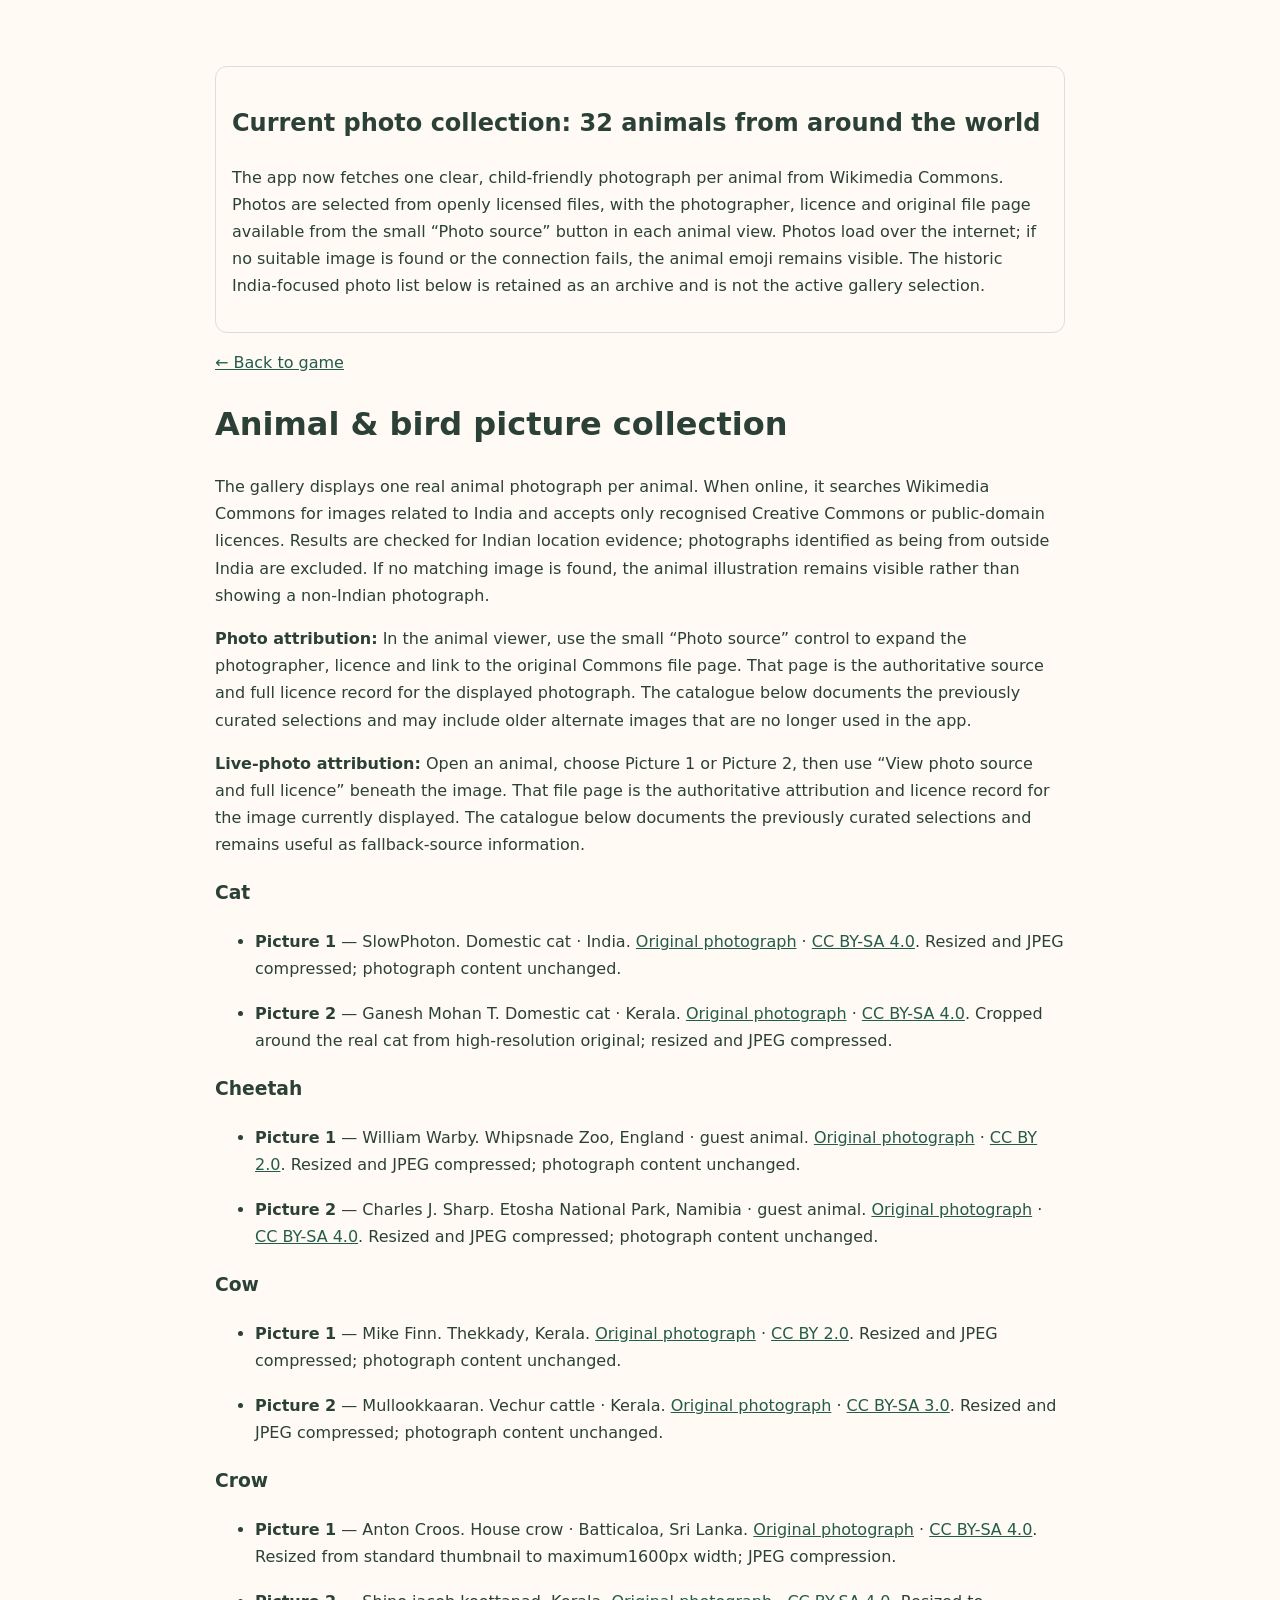
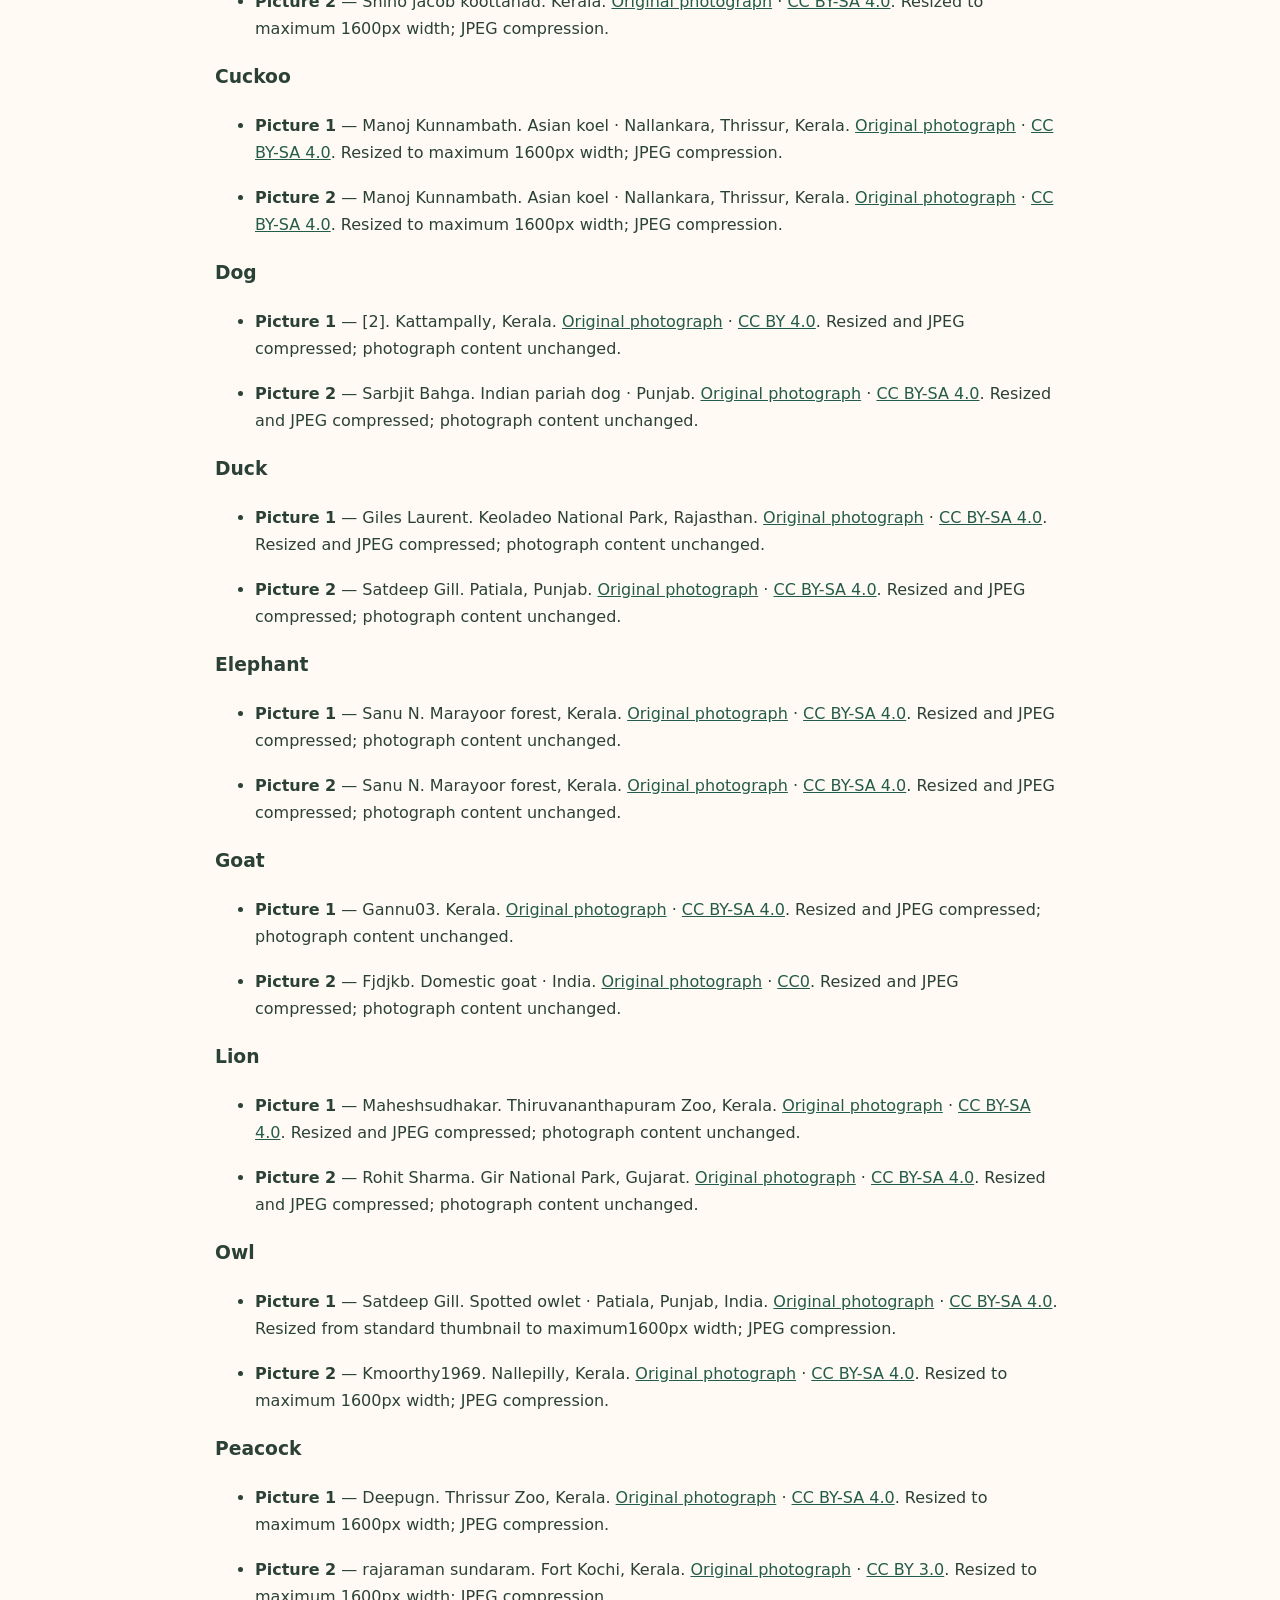
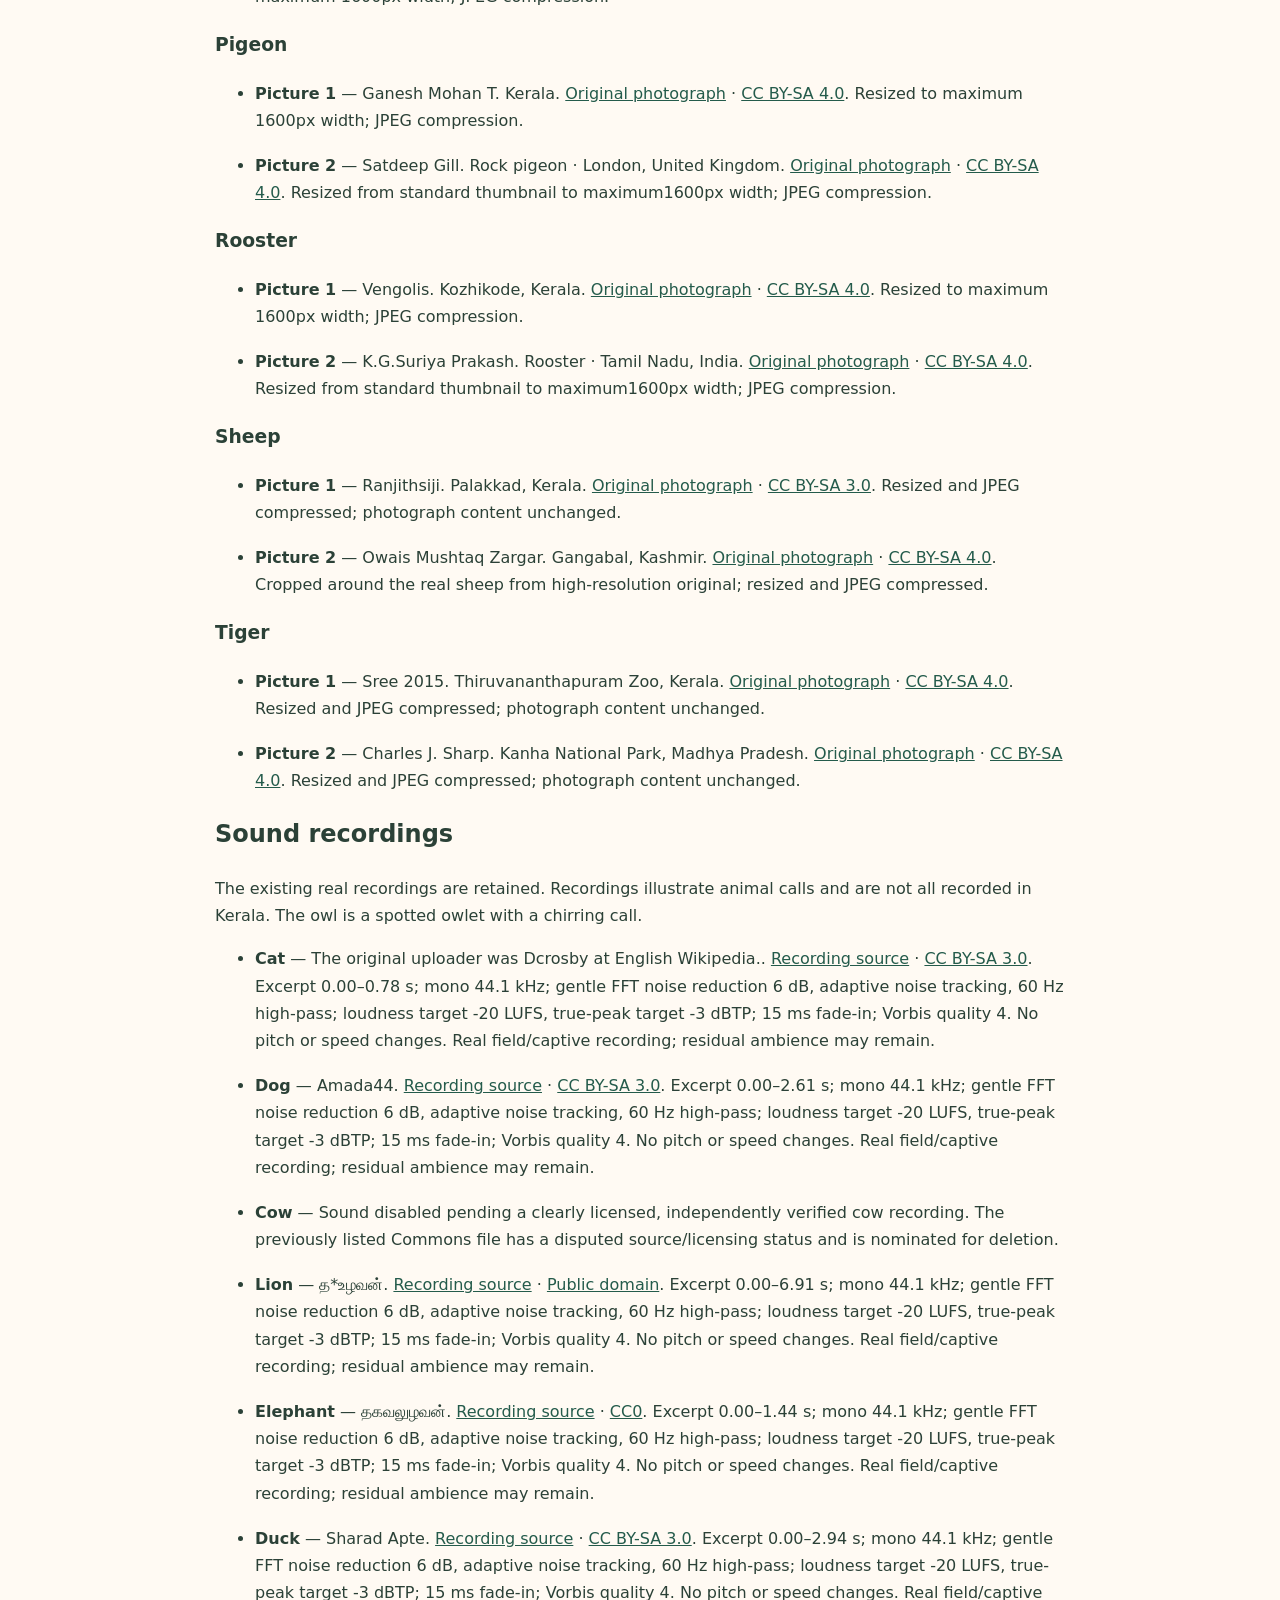
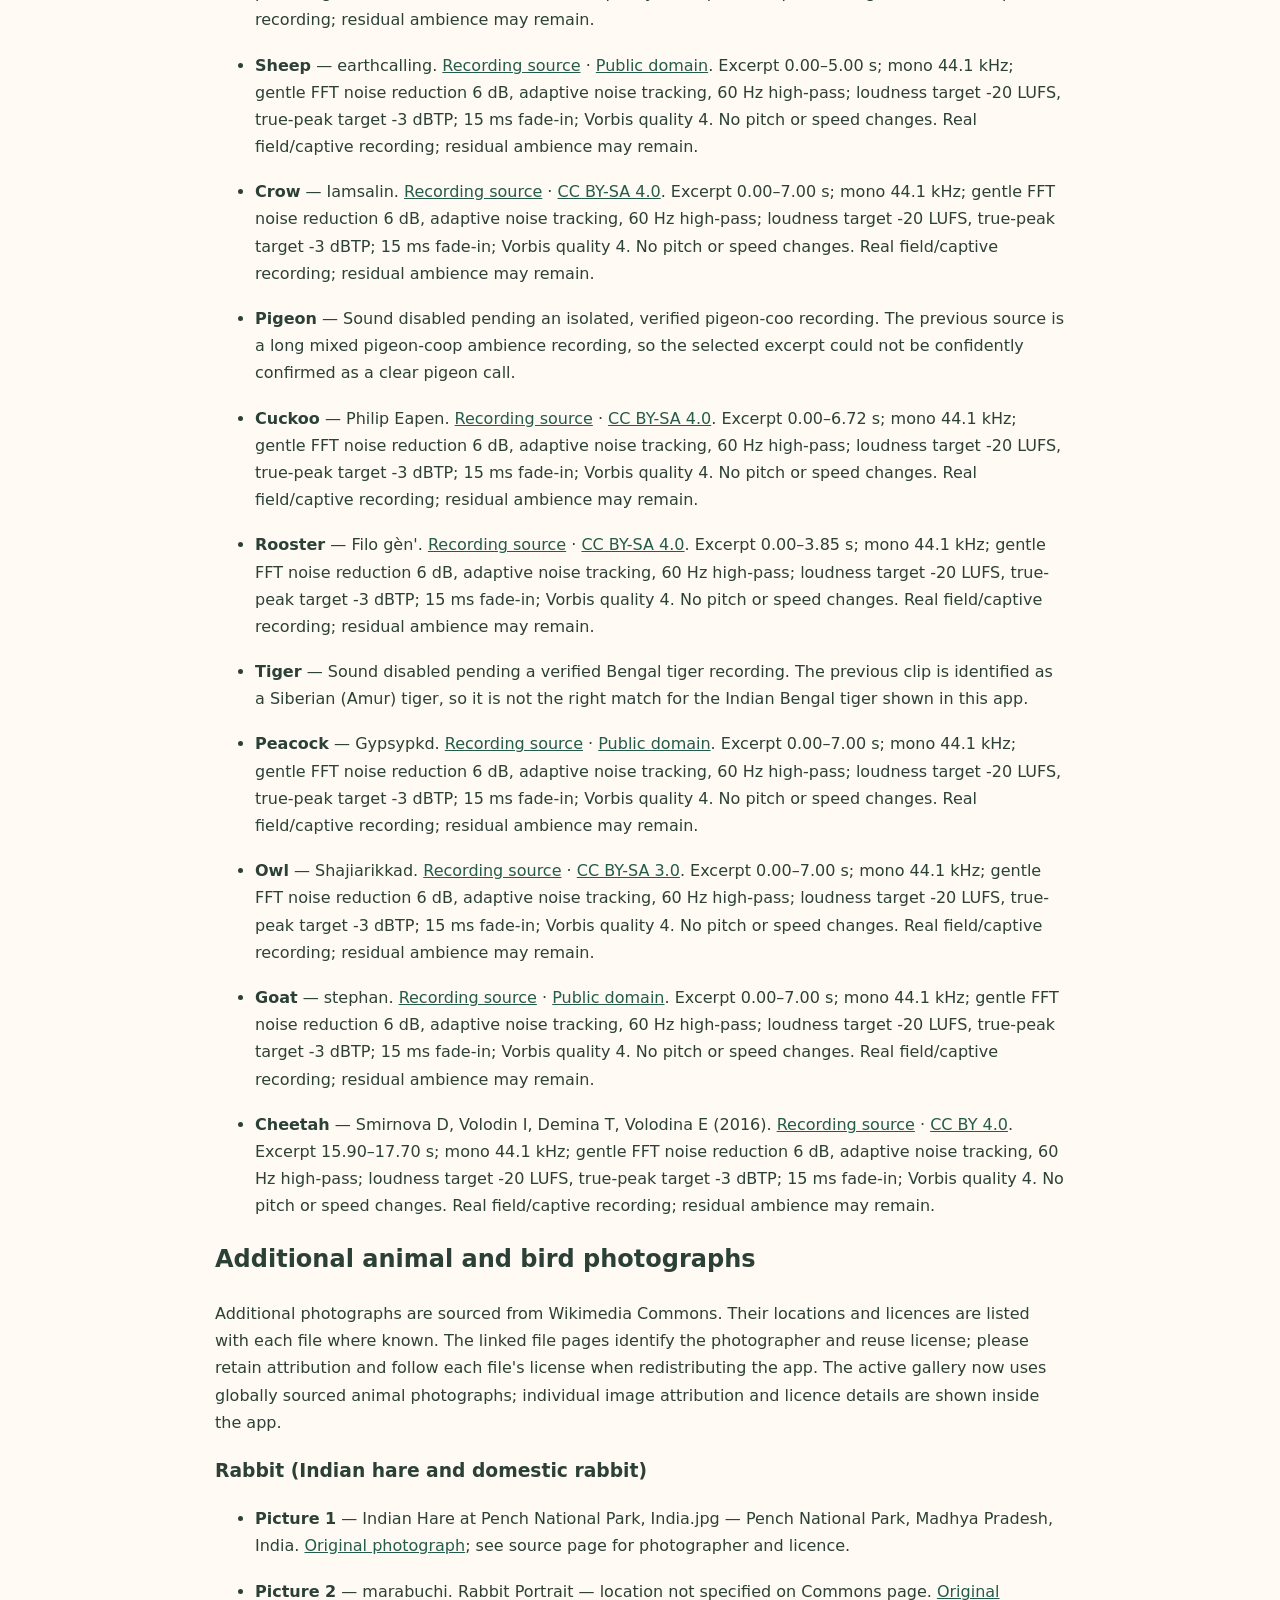
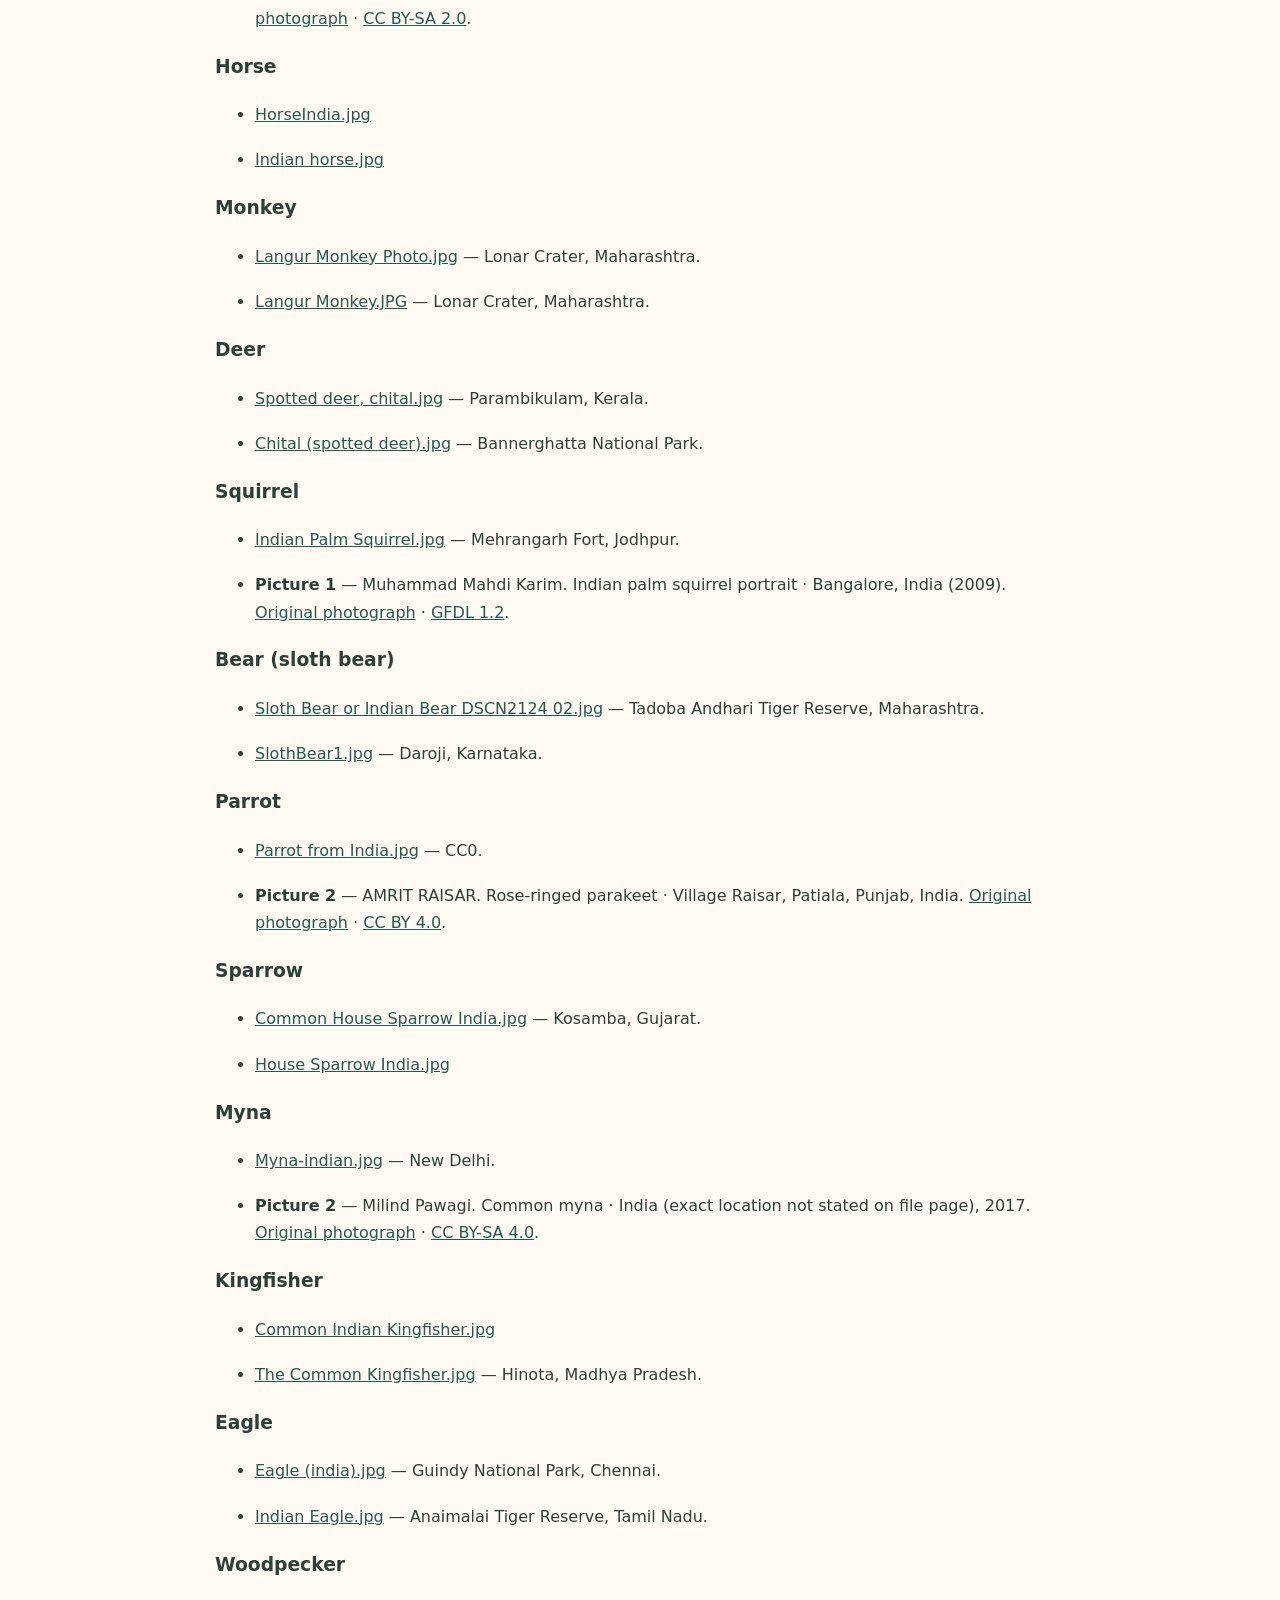
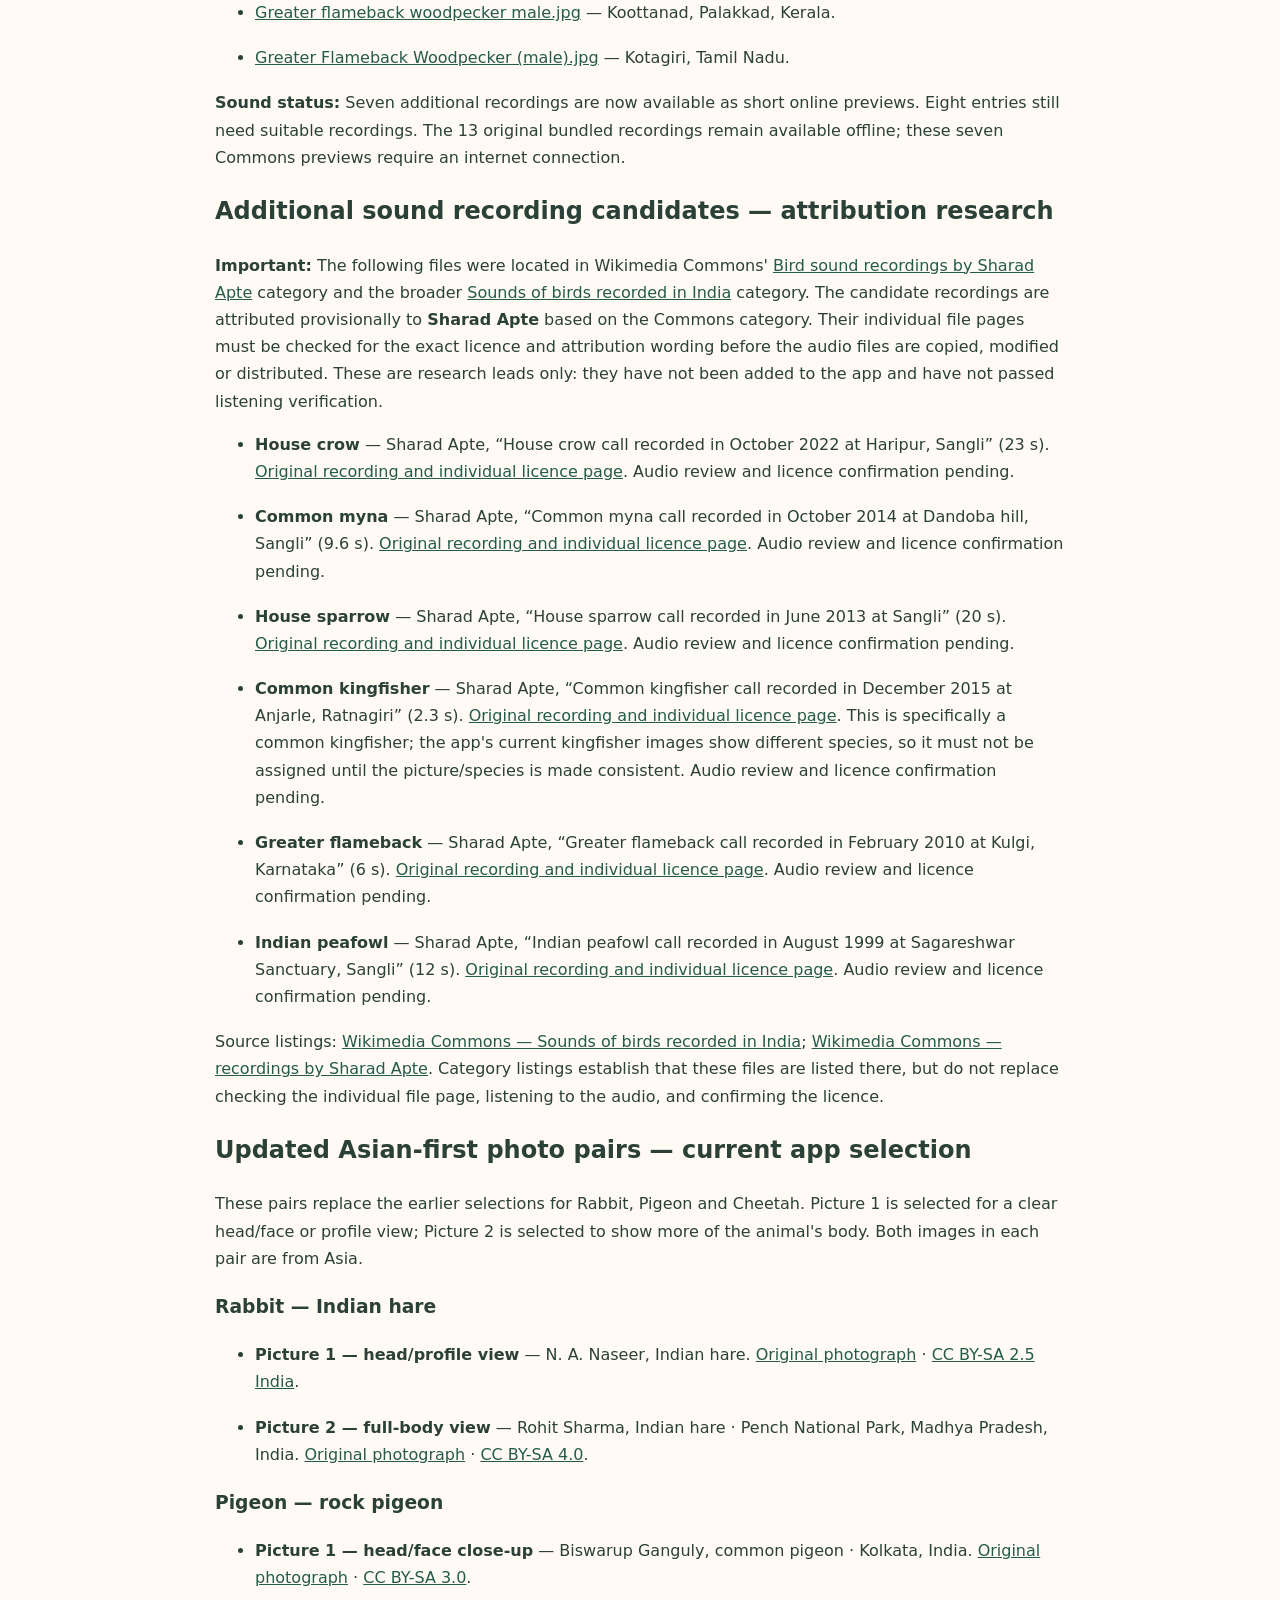
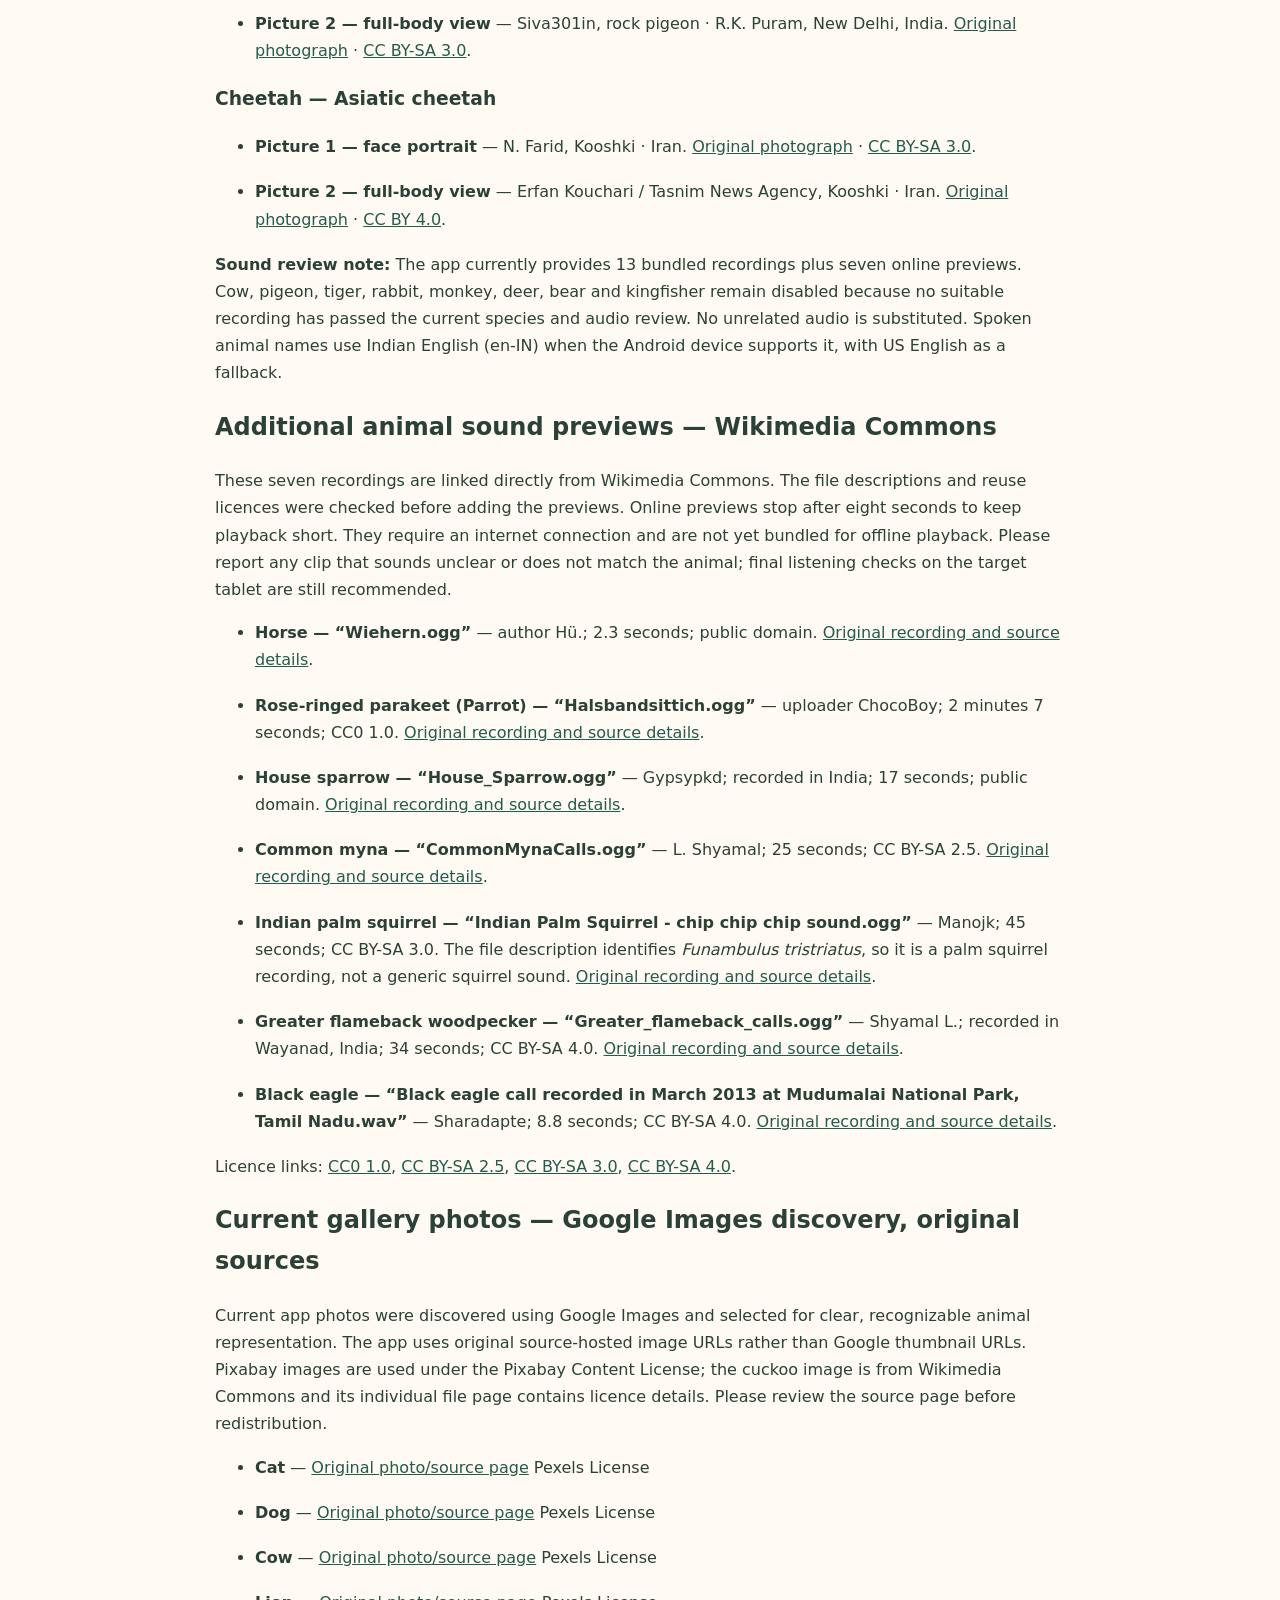
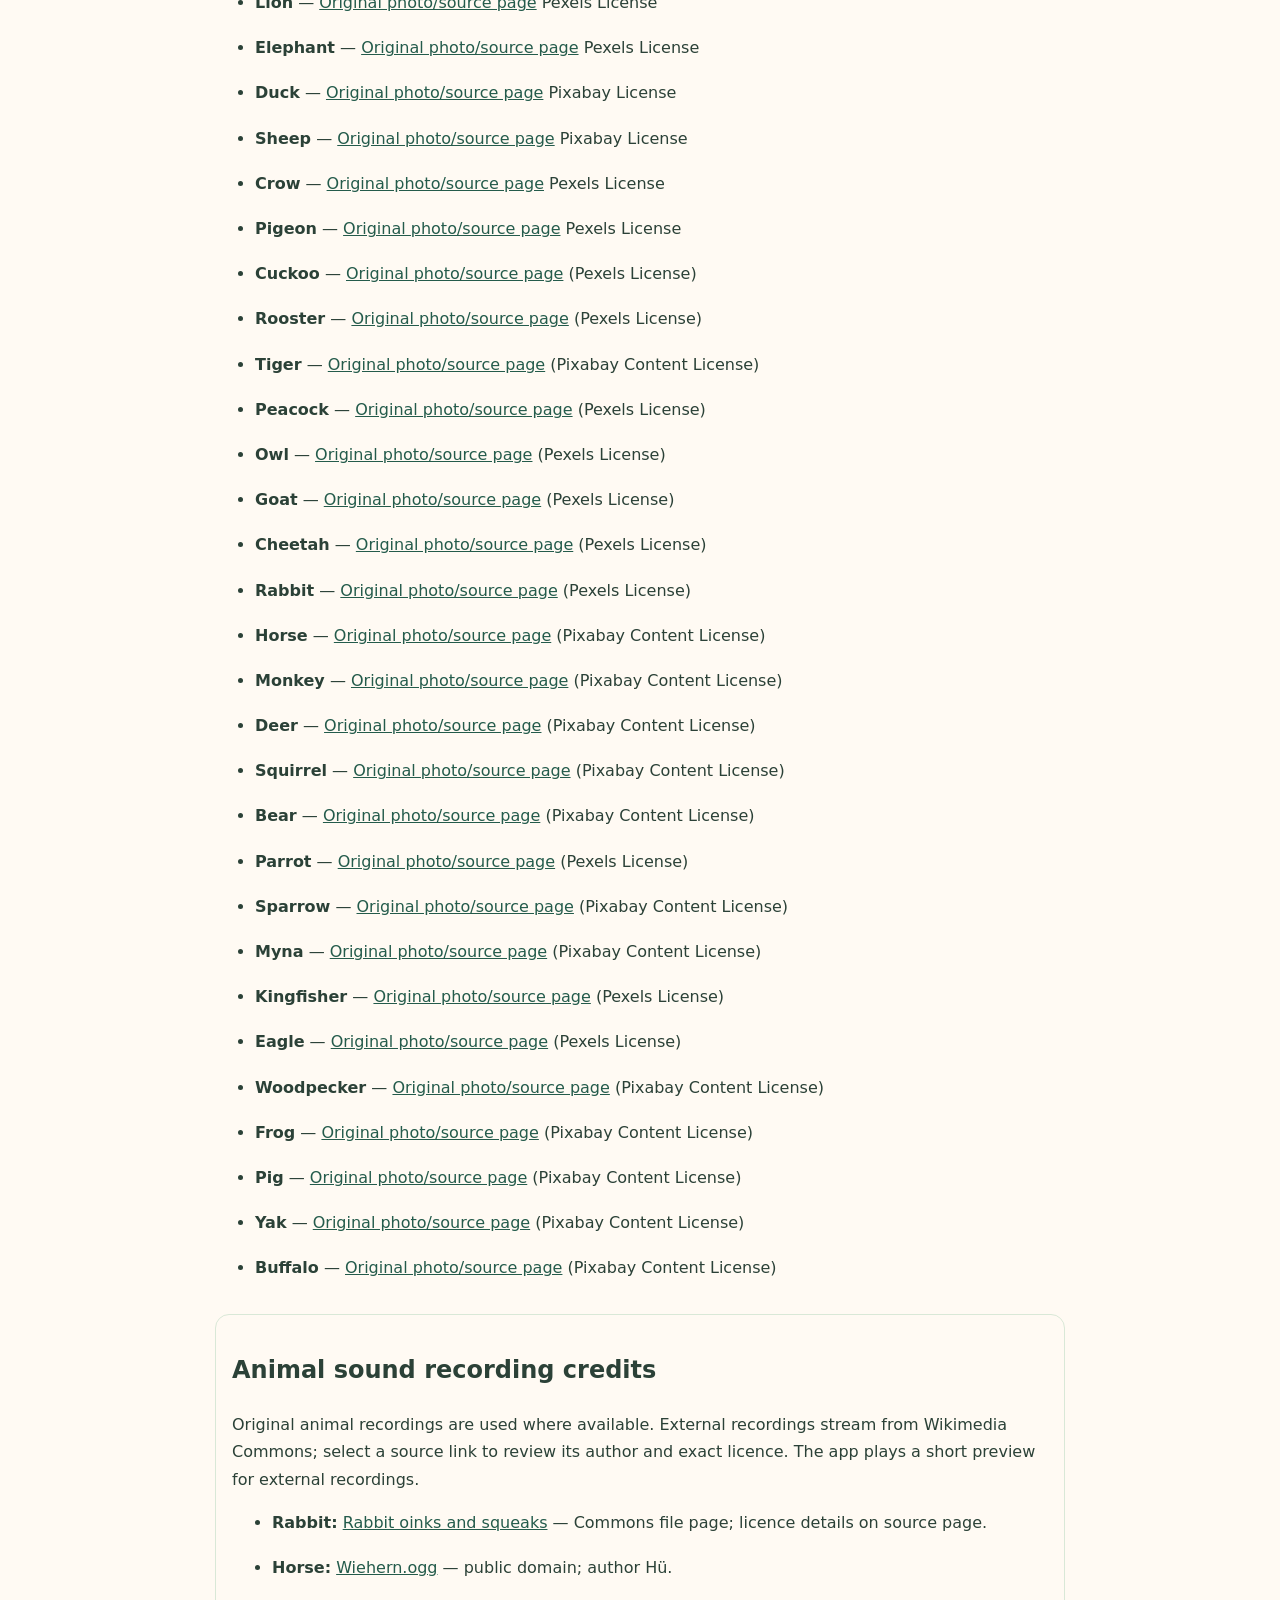
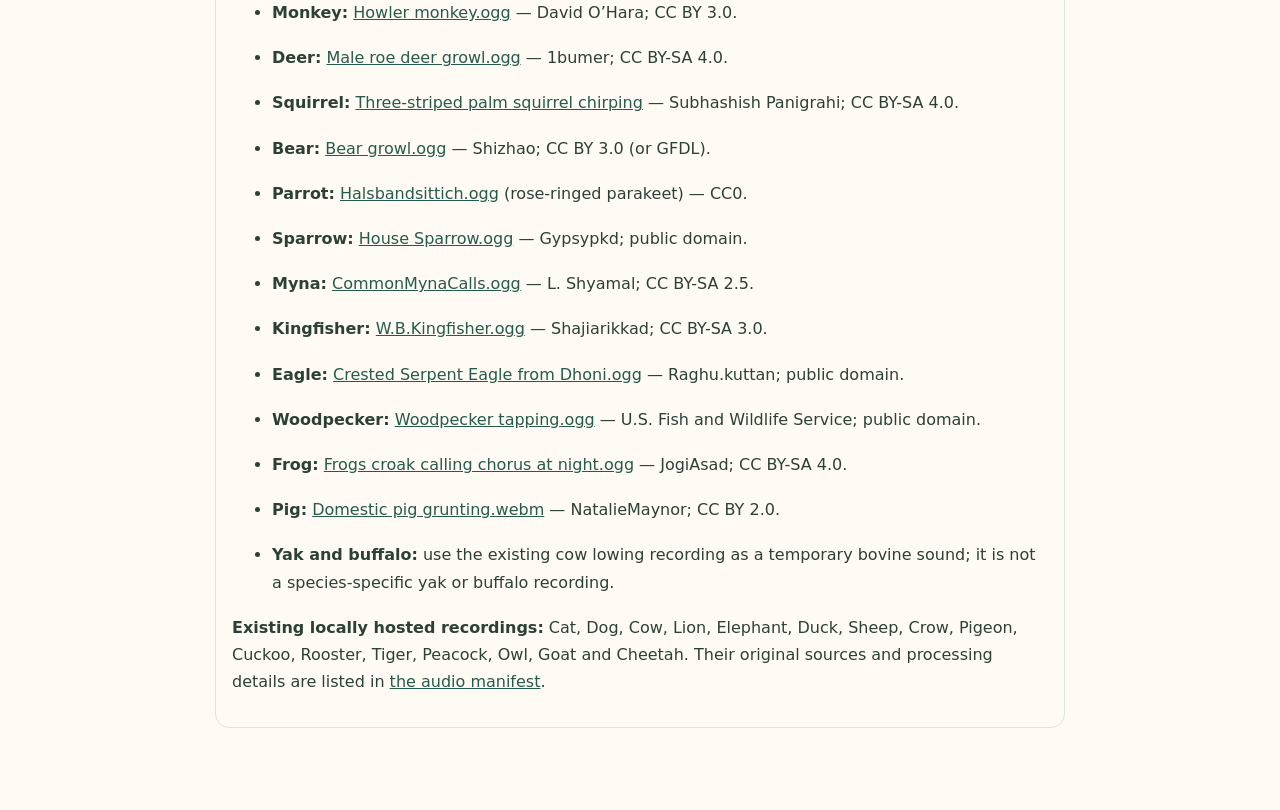
<file: credits.html>
<!doctype html><html lang="en"><head><meta charset="utf-8"><meta name="viewport" content="width=device-width,initial-scale=1"><title>Animal &amp; bird photo credits — Little Animal Sounds</title><style>body{max-width:850px;margin:30px auto;padding:20px;font-family:system-ui;line-height:1.7;background:#fffaf3;color:#2b4137}li{margin-bottom:18px}a{color:#245b4b}a:focus-visible{outline:3px solid #ef8e69}</style></head><body>
<div class="photo-policy" style="margin:1rem auto;padding:1rem;border:1px solid #ddd;border-radius:12px;max-width:900px"><h2>Current photo collection: 32 animals from around the world</h2><p>The app now fetches one clear, child-friendly photograph per animal from Wikimedia Commons. Photos are selected from openly licensed files, with the photographer, licence and original file page available from the small “Photo source” button in each animal view. Photos load over the internet; if no suitable image is found or the connection fails, the animal emoji remains visible. The historic India-focused photo list below is retained as an archive and is not the active gallery selection.</p></div>
<a href="index.html">← Back to game</a><h1>Animal &amp; bird picture collection</h1><p>The gallery displays one real animal photograph per animal. When online, it searches Wikimedia Commons for images related to India and accepts only recognised Creative Commons or public-domain licences. Results are checked for Indian location evidence; photographs identified as being from outside India are excluded. If no matching image is found, the animal illustration remains visible rather than showing a non-Indian photograph.</p><p><strong>Photo attribution:</strong> In the animal viewer, use the small “Photo source” control to expand the photographer, licence and link to the original Commons file page. That page is the authoritative source and full licence record for the displayed photograph. The catalogue below documents the previously curated selections and may include older alternate images that are no longer used in the app.</p><p><strong>Live-photo attribution:</strong> Open an animal, choose Picture 1 or Picture 2, then use “View photo source and full licence” beneath the image. That file page is the authoritative attribution and licence record for the image currently displayed. The catalogue below documents the previously curated selections and remains useful as fallback-source information.</p><h3>Cat</h3><ul><li><strong>Picture 1</strong> — SlowPhoton. Domestic cat · India. <a href="https://commons.wikimedia.org/wiki/File:Indian_cat.jpg" target="_blank" rel="noopener">Original photograph</a> · <a href="https://creativecommons.org/licenses/by-sa/4.0" target="_blank" rel="noopener">CC BY-SA 4.0</a>. Resized and JPEG compressed; photograph content unchanged.</li><li><strong>Picture 2</strong> — Ganesh Mohan T. Domestic cat · Kerala. <a href="https://commons.wikimedia.org/wiki/File:Cat_from_Kerala_01.jpg" target="_blank" rel="noopener">Original photograph</a> · <a href="https://creativecommons.org/licenses/by-sa/4.0" target="_blank" rel="noopener">CC BY-SA 4.0</a>. Cropped around the real cat from high-resolution original; resized and JPEG compressed.</li></ul>
<h3>Cheetah</h3><ul><li><strong>Picture 1</strong> — William Warby. Whipsnade Zoo, England · guest animal. <a href="https://commons.wikimedia.org/wiki/File:Cheetah_portrait_Whipsnade_Zoo.jpg" target="_blank" rel="noopener">Original photograph</a> · <a href="https://creativecommons.org/licenses/by/2.0/" target="_blank" rel="noopener">CC BY 2.0</a>. Resized and JPEG compressed; photograph content unchanged.</li><li><strong>Picture 2</strong> — Charles J. Sharp. Etosha National Park, Namibia · guest animal. <a href="https://commons.wikimedia.org/wiki/File:South_African_cheetah_%28Acinonyx_jubatus_jubatus%29.jpg" target="_blank" rel="noopener">Original photograph</a> · <a href="https://creativecommons.org/licenses/by-sa/4.0/" target="_blank" rel="noopener">CC BY-SA 4.0</a>. Resized and JPEG compressed; photograph content unchanged.</li></ul>
<h3>Cow</h3><ul><li><strong>Picture 1</strong> — Mike Finn. Thekkady, Kerala. <a href="https://commons.wikimedia.org/wiki/File:India_-_Kerala_-_Thekkady_-_zebu.jpg" target="_blank" rel="noopener">Original photograph</a> · <a href="https://creativecommons.org/licenses/by/2.0" target="_blank" rel="noopener">CC BY 2.0</a>. Resized and JPEG compressed; photograph content unchanged.</li><li><strong>Picture 2</strong> — Mullookkaaran. Vechur cattle · Kerala. <a href="https://commons.wikimedia.org/wiki/File:Vechur_Cow.jpg" target="_blank" rel="noopener">Original photograph</a> · <a href="https://creativecommons.org/licenses/by-sa/3.0" target="_blank" rel="noopener">CC BY-SA 3.0</a>. Resized and JPEG compressed; photograph content unchanged.</li></ul>
<h3>Crow</h3><ul><li><strong>Picture 1</strong> — Anton Croos. House crow · Batticaloa, Sri Lanka. <a href="https://commons.wikimedia.org/wiki/File:House_Crow_(Corvus_splendens)1.JPG" target="_blank" rel="noopener">Original photograph</a> · <a href="https://creativecommons.org/licenses/by-sa/4.0" target="_blank" rel="noopener">CC BY-SA 4.0</a>. Resized from standard thumbnail to maximum1600px width; JPEG compression.</li><li><strong>Picture 2</strong> — Shino jacob koottanad. Kerala. <a href="https://commons.wikimedia.org/wiki/File:House_crow_photo.jpg" target="_blank" rel="noopener">Original photograph</a> · <a href="https://creativecommons.org/licenses/by-sa/4.0" target="_blank" rel="noopener">CC BY-SA 4.0</a>. Resized to maximum 1600px width; JPEG compression.</li></ul>
<h3>Cuckoo</h3><ul><li><strong>Picture 1</strong> — Manoj Kunnambath. Asian koel · Nallankara, Thrissur, Kerala. <a href="https://commons.wikimedia.org/wiki/File:ASIAN_KOEL_MALE_DSC_8839-1.jpg" target="_blank" rel="noopener">Original photograph</a> · <a href="https://creativecommons.org/licenses/by-sa/4.0" target="_blank" rel="noopener">CC BY-SA 4.0</a>. Resized to maximum 1600px width; JPEG compression.</li><li><strong>Picture 2</strong> — Manoj Kunnambath. Asian koel · Nallankara, Thrissur, Kerala. <a href="https://commons.wikimedia.org/wiki/File:ASIAN_KOEL_FEMALE_DSC_8865.jpg" target="_blank" rel="noopener">Original photograph</a> · <a href="https://creativecommons.org/licenses/by-sa/4.0" target="_blank" rel="noopener">CC BY-SA 4.0</a>. Resized to maximum 1600px width; JPEG compression.</li></ul>
<h3>Dog</h3><ul><li><strong>Picture 1</strong> — [2]. Kattampally, Kerala. <a href="https://commons.wikimedia.org/wiki/File:Dog_in_Kattampally_2.jpeg" target="_blank" rel="noopener">Original photograph</a> · <a href="https://creativecommons.org/licenses/by/4.0" target="_blank" rel="noopener">CC BY 4.0</a>. Resized and JPEG compressed; photograph content unchanged.</li><li><strong>Picture 2</strong> — Sarbjit Bahga. Indian pariah dog · Punjab. <a href="https://commons.wikimedia.org/wiki/File:Indian_pariah_dog_-%27Shanu%27_in_village_Ghel,_District_Fatehgarh_Sahib,_Punjab.jpg" target="_blank" rel="noopener">Original photograph</a> · <a href="https://creativecommons.org/licenses/by-sa/4.0" target="_blank" rel="noopener">CC BY-SA 4.0</a>. Resized and JPEG compressed; photograph content unchanged.</li></ul>
<h3>Duck</h3><ul><li><strong>Picture 1</strong> — Giles Laurent. Keoladeo National Park, Rajasthan. <a href="https://commons.wikimedia.org/wiki/File:057_Indian_spot-billed_duck_in_Keoladeo_National_Park_Photo_by_Giles_Laurent.jpg" target="_blank" rel="noopener">Original photograph</a> · <a href="https://creativecommons.org/licenses/by-sa/4.0" target="_blank" rel="noopener">CC BY-SA 4.0</a>. Resized and JPEG compressed; photograph content unchanged.</li><li><strong>Picture 2</strong> — Satdeep Gill. Patiala, Punjab. <a href="https://commons.wikimedia.org/wiki/File:Indian_spot-billed_duck_near_Rohti_Chhana,_Patiala_district.jpg" target="_blank" rel="noopener">Original photograph</a> · <a href="https://creativecommons.org/licenses/by-sa/4.0" target="_blank" rel="noopener">CC BY-SA 4.0</a>. Resized and JPEG compressed; photograph content unchanged.</li></ul>
<h3>Elephant</h3><ul><li><strong>Picture 1</strong> — Sanu N. Marayoor forest, Kerala. <a href="https://commons.wikimedia.org/wiki/File:Elephant_wild_Elephant_01.jpg" target="_blank" rel="noopener">Original photograph</a> · <a href="https://creativecommons.org/licenses/by-sa/4.0" target="_blank" rel="noopener">CC BY-SA 4.0</a>. Resized and JPEG compressed; photograph content unchanged.</li><li><strong>Picture 2</strong> — Sanu N. Marayoor forest, Kerala. <a href="https://commons.wikimedia.org/wiki/File:Elephant_wild_Elephant_02.jpg" target="_blank" rel="noopener">Original photograph</a> · <a href="https://creativecommons.org/licenses/by-sa/4.0" target="_blank" rel="noopener">CC BY-SA 4.0</a>. Resized and JPEG compressed; photograph content unchanged.</li></ul>
<h3>Goat</h3><ul><li><strong>Picture 1</strong> — Gannu03. Kerala. <a href="https://commons.wikimedia.org/wiki/File:Goat_eating_grass,_Kerala_(1).jpg" target="_blank" rel="noopener">Original photograph</a> · <a href="https://creativecommons.org/licenses/by-sa/4.0" target="_blank" rel="noopener">CC BY-SA 4.0</a>. Resized and JPEG compressed; photograph content unchanged.</li><li><strong>Picture 2</strong> — Fjdjkb. Domestic goat · India. <a href="https://commons.wikimedia.org/wiki/File:Indian_Goat_Resting_in_Shade.jpg" target="_blank" rel="noopener">Original photograph</a> · <a href="https://creativecommons.org/publicdomain/zero/1.0/deed.en" target="_blank" rel="noopener">CC0</a>. Resized and JPEG compressed; photograph content unchanged.</li></ul>
<h3>Lion</h3><ul><li><strong>Picture 1</strong> — Maheshsudhakar. Thiruvananthapuram Zoo, Kerala. <a href="https://commons.wikimedia.org/wiki/File:Asiatic_lion_in_Thiruvananthapuram_Zoo.JPG" target="_blank" rel="noopener">Original photograph</a> · <a href="https://creativecommons.org/licenses/by-sa/4.0" target="_blank" rel="noopener">CC BY-SA 4.0</a>. Resized and JPEG compressed; photograph content unchanged.</li><li><strong>Picture 2</strong> — Rohit Sharma. Gir National Park, Gujarat. <a href="https://commons.wikimedia.org/wiki/File:Portrait_of_an_Asiatic_lion_at_Gir_National_Park_02.jpg" target="_blank" rel="noopener">Original photograph</a> · <a href="https://creativecommons.org/licenses/by-sa/4.0" target="_blank" rel="noopener">CC BY-SA 4.0</a>. Resized and JPEG compressed; photograph content unchanged.</li></ul>
<h3>Owl</h3><ul><li><strong>Picture 1</strong> — Satdeep Gill. Spotted owlet · Patiala, Punjab, India. <a href="https://commons.wikimedia.org/wiki/File:Spotted_Owlet_in_Patiala_03.jpg" target="_blank" rel="noopener">Original photograph</a> · <a href="https://creativecommons.org/licenses/by-sa/4.0" target="_blank" rel="noopener">CC BY-SA 4.0</a>. Resized from standard thumbnail to maximum1600px width; JPEG compression.</li><li><strong>Picture 2</strong> — Kmoorthy1969. Nallepilly, Kerala. <a href="https://commons.wikimedia.org/wiki/File:SPOTTED_OWLET.NALLEPILLY.KERALA.jpg" target="_blank" rel="noopener">Original photograph</a> · <a href="https://creativecommons.org/licenses/by-sa/4.0" target="_blank" rel="noopener">CC BY-SA 4.0</a>. Resized to maximum 1600px width; JPEG compression.</li></ul>
<h3>Peacock</h3><ul><li><strong>Picture 1</strong> — Deepugn. Thrissur Zoo, Kerala. <a href="https://commons.wikimedia.org/wiki/File:Indian-peacock-head.jpg" target="_blank" rel="noopener">Original photograph</a> · <a href="https://creativecommons.org/licenses/by-sa/4.0" target="_blank" rel="noopener">CC BY-SA 4.0</a>. Resized to maximum 1600px width; JPEG compression.</li><li><strong>Picture 2</strong> — rajaraman sundaram. Fort Kochi, Kerala. <a href="https://commons.wikimedia.org/wiki/File:Peacock_fort_kochi_kerala_-_panoramio.jpg" target="_blank" rel="noopener">Original photograph</a> · <a href="https://creativecommons.org/licenses/by/3.0" target="_blank" rel="noopener">CC BY 3.0</a>. Resized to maximum 1600px width; JPEG compression.</li></ul>
<h3>Pigeon</h3><ul><li><strong>Picture 1</strong> — Ganesh Mohan T. Kerala. <a href="https://commons.wikimedia.org/wiki/File:Rock_Pigeon_from_Kerala.jpg" target="_blank" rel="noopener">Original photograph</a> · <a href="https://creativecommons.org/licenses/by-sa/4.0" target="_blank" rel="noopener">CC BY-SA 4.0</a>. Resized to maximum 1600px width; JPEG compression.</li><li><strong>Picture 2</strong> — Satdeep Gill. Rock pigeon · London, United Kingdom. <a href="https://commons.wikimedia.org/wiki/File:Common_pigeon_at_Waterlow_Park,_London_01.jpg" target="_blank" rel="noopener">Original photograph</a> · <a href="https://creativecommons.org/licenses/by-sa/4.0" target="_blank" rel="noopener">CC BY-SA 4.0</a>. Resized from standard thumbnail to maximum1600px width; JPEG compression.</li></ul>
<h3>Rooster</h3><ul><li><strong>Picture 1</strong> — Vengolis. Kozhikode, Kerala. <a href="https://commons.wikimedia.org/wiki/File:Rooster_08393.JPG" target="_blank" rel="noopener">Original photograph</a> · <a href="https://creativecommons.org/licenses/by-sa/4.0" target="_blank" rel="noopener">CC BY-SA 4.0</a>. Resized to maximum 1600px width; JPEG compression.</li><li><strong>Picture 2</strong> — K.G.Suriya Prakash. Rooster · Tamil Nadu, India. <a href="https://commons.wikimedia.org/wiki/File:Hen_comb.jpg" target="_blank" rel="noopener">Original photograph</a> · <a href="https://creativecommons.org/licenses/by-sa/4.0" target="_blank" rel="noopener">CC BY-SA 4.0</a>. Resized from standard thumbnail to maximum1600px width; JPEG compression.</li></ul>
<h3>Sheep</h3><ul><li><strong>Picture 1</strong> — Ranjithsiji. Palakkad, Kerala. <a href="https://commons.wikimedia.org/wiki/File:Sheep_at_Palakkad.JPG" target="_blank" rel="noopener">Original photograph</a> · <a href="https://creativecommons.org/licenses/by-sa/3.0" target="_blank" rel="noopener">CC BY-SA 3.0</a>. Resized and JPEG compressed; photograph content unchanged.</li><li><strong>Picture 2</strong> — Owais Mushtaq Zargar. Gangabal, Kashmir. <a href="https://commons.wikimedia.org/wiki/File:Sheep_,_Gangabal_Kashmir.jpg" target="_blank" rel="noopener">Original photograph</a> · <a href="https://creativecommons.org/licenses/by-sa/4.0" target="_blank" rel="noopener">CC BY-SA 4.0</a>. Cropped around the real sheep from high-resolution original; resized and JPEG compressed.</li></ul>
<h3>Tiger</h3><ul><li><strong>Picture 1</strong> — Sree 2015. Thiruvananthapuram Zoo, Kerala. <a href="https://commons.wikimedia.org/wiki/File:Sreeja_Binulal.jpg" target="_blank" rel="noopener">Original photograph</a> · <a href="https://creativecommons.org/licenses/by-sa/4.0" target="_blank" rel="noopener">CC BY-SA 4.0</a>. Resized and JPEG compressed; photograph content unchanged.</li><li><strong>Picture 2</strong> — Charles J. Sharp. Kanha National Park, Madhya Pradesh. <a href="https://commons.wikimedia.org/wiki/File:Bengal_tiger_(Panthera_tigris_tigris)_female_3.jpg" target="_blank" rel="noopener">Original photograph</a> · <a href="https://creativecommons.org/licenses/by-sa/4.0" target="_blank" rel="noopener">CC BY-SA 4.0</a>. Resized and JPEG compressed; photograph content unchanged.</li></ul><h2>Sound recordings</h2><p>The existing real recordings are retained. Recordings illustrate animal calls and are not all recorded in Kerala. The owl is a spotted owlet with a chirring call.</p><ul><li><strong>Cat</strong> — The original uploader was Dcrosby at English Wikipedia.. <a href="https://commons.wikimedia.org/wiki/File:Meow.ogg" target="_blank" rel="noopener">Recording source</a> · <a href="https://creativecommons.org/licenses/by-sa/3.0/" target="_blank" rel="noopener">CC BY-SA 3.0</a>. Excerpt 0.00–0.78 s; mono 44.1 kHz; gentle FFT noise reduction 6 dB, adaptive noise tracking, 60 Hz high-pass; loudness target -20 LUFS, true-peak target -3 dBTP; 15 ms fade-in; Vorbis quality 4. No pitch or speed changes. Real field/captive recording; residual ambience may remain.</li>
<li><strong>Dog</strong> — Amada44. <a href="https://commons.wikimedia.org/wiki/File:Barking_of_a_dog.ogg" target="_blank" rel="noopener">Recording source</a> · <a href="https://creativecommons.org/licenses/by-sa/3.0" target="_blank" rel="noopener">CC BY-SA 3.0</a>. Excerpt 0.00–2.61 s; mono 44.1 kHz; gentle FFT noise reduction 6 dB, adaptive noise tracking, 60 Hz high-pass; loudness target -20 LUFS, true-peak target -3 dBTP; 15 ms fade-in; Vorbis quality 4. No pitch or speed changes. Real field/captive recording; residual ambience may remain.</li>
<li><strong>Cow</strong> — Sound disabled pending a clearly licensed, independently verified cow recording. The previously listed Commons file has a disputed source/licensing status and is nominated for deletion.</li>
<li><strong>Lion</strong> — த*உழவன். <a href="https://commons.wikimedia.org/wiki/File:Lion_raring-sound1TamilNadu178.ogg" target="_blank" rel="noopener">Recording source</a> · <a href="https://en.wikipedia.org/wiki/Public_domain" target="_blank" rel="noopener">Public domain</a>. Excerpt 0.00–6.91 s; mono 44.1 kHz; gentle FFT noise reduction 6 dB, adaptive noise tracking, 60 Hz high-pass; loudness target -20 LUFS, true-peak target -3 dBTP; 15 ms fade-in; Vorbis quality 4. No pitch or speed changes. Real field/captive recording; residual ambience may remain.</li>
<li><strong>Elephant</strong> — தகவலுழவன். <a href="https://commons.wikimedia.org/wiki/File:Elephant_voice_-_trumpeting.ogg" target="_blank" rel="noopener">Recording source</a> · <a href="https://creativecommons.org/publicdomain/zero/1.0/deed.en" target="_blank" rel="noopener">CC0</a>. Excerpt 0.00–1.44 s; mono 44.1 kHz; gentle FFT noise reduction 6 dB, adaptive noise tracking, 60 Hz high-pass; loudness target -20 LUFS, true-peak target -3 dBTP; 15 ms fade-in; Vorbis quality 4. No pitch or speed changes. Real field/captive recording; residual ambience may remain.</li>
<li><strong>Duck</strong> — Sharad Apte. <a href="https://commons.wikimedia.org/wiki/File:Anas_poecilorhyncha_-_Indian_Spot-billed_Duck_-_XC114233.ogg" target="_blank" rel="noopener">Recording source</a> · <a href="https://creativecommons.org/licenses/by-sa/3.0" target="_blank" rel="noopener">CC BY-SA 3.0</a>. Excerpt 0.00–2.94 s; mono 44.1 kHz; gentle FFT noise reduction 6 dB, adaptive noise tracking, 60 Hz high-pass; loudness target -20 LUFS, true-peak target -3 dBTP; 15 ms fade-in; Vorbis quality 4. No pitch or speed changes. Real field/captive recording; residual ambience may remain.</li>
<li><strong>Sheep</strong> — earthcalling. <a href="https://commons.wikimedia.org/wiki/File:Sheep_bleating.ogg" target="_blank" rel="noopener">Recording source</a> · <a href="https://en.wikipedia.org/wiki/Public_domain" target="_blank" rel="noopener">Public domain</a>. Excerpt 0.00–5.00 s; mono 44.1 kHz; gentle FFT noise reduction 6 dB, adaptive noise tracking, 60 Hz high-pass; loudness target -20 LUFS, true-peak target -3 dBTP; 15 ms fade-in; Vorbis quality 4. No pitch or speed changes. Real field/captive recording; residual ambience may remain.</li>
<li><strong>Crow</strong> — Iamsalin. <a href="https://commons.wikimedia.org/wiki/File:House_crow,_Corvus_splendens.ogg" target="_blank" rel="noopener">Recording source</a> · <a href="https://creativecommons.org/licenses/by-sa/4.0" target="_blank" rel="noopener">CC BY-SA 4.0</a>. Excerpt 0.00–7.00 s; mono 44.1 kHz; gentle FFT noise reduction 6 dB, adaptive noise tracking, 60 Hz high-pass; loudness target -20 LUFS, true-peak target -3 dBTP; 15 ms fade-in; Vorbis quality 4. No pitch or speed changes. Real field/captive recording; residual ambience may remain.</li>
<li><strong>Pigeon</strong> — Sound disabled pending an isolated, verified pigeon-coo recording. The previous source is a long mixed pigeon-coop ambience recording, so the selected excerpt could not be confidently confirmed as a clear pigeon call.</li>
<li><strong>Cuckoo</strong> — Philip Eapen. <a href="https://commons.wikimedia.org/wiki/File:Asian_Koel.ogg" target="_blank" rel="noopener">Recording source</a> · <a href="https://creativecommons.org/licenses/by-sa/4.0" target="_blank" rel="noopener">CC BY-SA 4.0</a>. Excerpt 0.00–6.72 s; mono 44.1 kHz; gentle FFT noise reduction 6 dB, adaptive noise tracking, 60 Hz high-pass; loudness target -20 LUFS, true-peak target -3 dBTP; 15 ms fade-in; Vorbis quality 4. No pitch or speed changes. Real field/captive recording; residual ambience may remain.</li>
<li><strong>Rooster</strong> — Filo gèn'. <a href="https://commons.wikimedia.org/wiki/File:Rooster_crowing.ogg" target="_blank" rel="noopener">Recording source</a> · <a href="https://creativecommons.org/licenses/by-sa/4.0" target="_blank" rel="noopener">CC BY-SA 4.0</a>. Excerpt 0.00–3.85 s; mono 44.1 kHz; gentle FFT noise reduction 6 dB, adaptive noise tracking, 60 Hz high-pass; loudness target -20 LUFS, true-peak target -3 dBTP; 15 ms fade-in; Vorbis quality 4. No pitch or speed changes. Real field/captive recording; residual ambience may remain.</li>
<li><strong>Tiger</strong> — Sound disabled pending a verified Bengal tiger recording. The previous clip is identified as a Siberian (Amur) tiger, so it is not the right match for the Indian Bengal tiger shown in this app.</li>
<li><strong>Peacock</strong> — Gypsypkd. <a href="https://commons.wikimedia.org/wiki/File:Indian_Peafowl.ogg" target="_blank" rel="noopener">Recording source</a> · <a href="https://en.wikipedia.org/wiki/Public_domain" target="_blank" rel="noopener">Public domain</a>. Excerpt 0.00–7.00 s; mono 44.1 kHz; gentle FFT noise reduction 6 dB, adaptive noise tracking, 60 Hz high-pass; loudness target -20 LUFS, true-peak target -3 dBTP; 15 ms fade-in; Vorbis quality 4. No pitch or speed changes. Real field/captive recording; residual ambience may remain.</li>
<li><strong>Owl</strong> — Shajiarikkad. <a href="https://commons.wikimedia.org/wiki/File:Spotted_owlet.ogg" target="_blank" rel="noopener">Recording source</a> · <a href="https://creativecommons.org/licenses/by-sa/3.0" target="_blank" rel="noopener">CC BY-SA 3.0</a>. Excerpt 0.00–7.00 s; mono 44.1 kHz; gentle FFT noise reduction 6 dB, adaptive noise tracking, 60 Hz high-pass; loudness target -20 LUFS, true-peak target -3 dBTP; 15 ms fade-in; Vorbis quality 4. No pitch or speed changes. Real field/captive recording; residual ambience may remain.</li>
<li><strong>Goat</strong> — stephan. <a href="https://commons.wikimedia.org/wiki/File:Herd_of_goats_bleating.ogg" target="_blank" rel="noopener">Recording source</a> · <a href="https://en.wikipedia.org/wiki/Public_domain" target="_blank" rel="noopener">Public domain</a>. Excerpt 0.00–7.00 s; mono 44.1 kHz; gentle FFT noise reduction 6 dB, adaptive noise tracking, 60 Hz high-pass; loudness target -20 LUFS, true-peak target -3 dBTP; 15 ms fade-in; Vorbis quality 4. No pitch or speed changes. Real field/captive recording; residual ambience may remain.</li>
<li><strong>Cheetah</strong> — Smirnova D, Volodin I, Demina T, Volodina E (2016). <a href="https://journals.plos.org/plosone/article?id=10.1371/journal.pone.0158546" target="_blank" rel="noopener">Recording source</a> · <a href="https://creativecommons.org/licenses/by/4.0/" target="_blank" rel="noopener">CC BY 4.0</a>. Excerpt 15.90–17.70 s; mono 44.1 kHz; gentle FFT noise reduction 6 dB, adaptive noise tracking, 60 Hz high-pass; loudness target -20 LUFS, true-peak target -3 dBTP; 15 ms fade-in; Vorbis quality 4. No pitch or speed changes. Real field/captive recording; residual ambience may remain.</li></ul>

<h2>Additional animal and bird photographs</h2>
<p>Additional photographs are sourced from Wikimedia Commons. Their locations and licences are listed with each file where known. The linked file pages identify the photographer and reuse license; please retain attribution and follow each file's license when redistributing the app. The active gallery now uses globally sourced animal photographs; individual image attribution and licence details are shown inside the app.</p>
<h3>Rabbit (Indian hare and domestic rabbit)</h3><ul><li><strong>Picture 1</strong> — Indian Hare at Pench National Park, India.jpg — Pench National Park, Madhya Pradesh, India. <a href="https://commons.wikimedia.org/wiki/File:Indian_Hare_at_Pench_National_Park,_India.jpg">Original photograph</a>; see source page for photographer and licence.</li><li><strong>Picture 2</strong> — marabuchi. Rabbit Portrait — location not specified on Commons page. <a href="https://commons.wikimedia.org/wiki/File:Rabbit_Portrait_(8890234862).jpg">Original photograph</a> · <a href="https://creativecommons.org/licenses/by-sa/2.0/" target="_blank" rel="noopener">CC BY-SA 2.0</a>.</li></ul>
<h3>Horse</h3><ul><li><a href="https://commons.wikimedia.org/wiki/File:HorseIndia.jpg">HorseIndia.jpg</a></li><li><a href="https://commons.wikimedia.org/wiki/File:Indian_horse.jpg">Indian horse.jpg</a></li></ul>
<h3>Monkey</h3><ul><li><a href="https://commons.wikimedia.org/wiki/File:Langur_Monkey_Photo.jpg">Langur Monkey Photo.jpg</a> — Lonar Crater, Maharashtra.</li><li><a href="https://commons.wikimedia.org/wiki/File:Langur_Monkey.JPG">Langur Monkey.JPG</a> — Lonar Crater, Maharashtra.</li></ul>
<h3>Deer</h3><ul><li><a href="https://commons.wikimedia.org/wiki/File:Spotted_deer,_chital.jpg">Spotted deer, chital.jpg</a> — Parambikulam, Kerala.</li><li><a href="https://commons.wikimedia.org/wiki/File:Chital(spotted_deer).jpg">Chital (spotted deer).jpg</a> — Bannerghatta National Park.</li></ul>
<h3>Squirrel</h3><ul><li><a href="https://commons.wikimedia.org/wiki/File:Indian_Palm_Squirrel.jpg">Indian Palm Squirrel.jpg</a> — Mehrangarh Fort, Jodhpur.</li><li><strong>Picture 1</strong> — Muhammad Mahdi Karim. Indian palm squirrel portrait · Bangalore, India (2009). <a href="https://commons.wikimedia.org/wiki/File:Indian_Palm_Squirrel_Portrait.jpg" target="_blank" rel="noopener">Original photograph</a> · <a href="https://www.gnu.org/licenses/old-licenses/fdl-1.2.html" target="_blank" rel="noopener">GFDL 1.2</a>.</li></ul>
<h3>Bear (sloth bear)</h3><ul><li><a href="https://commons.wikimedia.org/wiki/File:Sloth_Bear_or_Indian_Bear_Melursus_ursinus_DSCN2124_02.jpg">Sloth Bear or Indian Bear DSCN2124 02.jpg</a> — Tadoba Andhari Tiger Reserve, Maharashtra.</li><li><a href="https://commons.wikimedia.org/wiki/File:SlothBear1.jpg">SlothBear1.jpg</a> — Daroji, Karnataka.</li></ul>
<h3>Parrot</h3><ul><li><a href="https://commons.wikimedia.org/wiki/File:Parrot_from_India.jpg">Parrot from India.jpg</a> — CC0.</li><li><strong>Picture 2</strong> — AMRIT RAISAR. Rose-ringed parakeet · Village Raisar, Patiala, Punjab, India. <a href="https://commons.wikimedia.org/wiki/File:Rose_ringed_Parakeet_._Parrot.jpg" target="_blank" rel="noopener">Original photograph</a> · <a href="https://creativecommons.org/licenses/by/4.0/" target="_blank" rel="noopener">CC BY 4.0</a>.</li></ul>
<h3>Sparrow</h3><ul><li><a href="https://commons.wikimedia.org/wiki/File:Common_House_Sparrow_India.jpg">Common House Sparrow India.jpg</a> — Kosamba, Gujarat.</li><li><a href="https://commons.wikimedia.org/wiki/File:House_Sparrow_India.jpg">House Sparrow India.jpg</a></li></ul>
<h3>Myna</h3><ul><li><a href="https://commons.wikimedia.org/wiki/File:Myna-indian.jpg">Myna-indian.jpg</a> — New Delhi.</li><li><strong>Picture 2</strong> — Milind Pawagi. Common myna · India (exact location not stated on file page), 2017. <a href="https://commons.wikimedia.org/wiki/File:Common_myna_(India,_2017).jpg" target="_blank" rel="noopener">Original photograph</a> · <a href="https://creativecommons.org/licenses/by-sa/4.0/" target="_blank" rel="noopener">CC BY-SA 4.0</a>.</li></ul>
<h3>Kingfisher</h3><ul><li><a href="https://commons.wikimedia.org/wiki/File:Common_Indian_Kingfisher.jpg">Common Indian Kingfisher.jpg</a></li><li><a href="https://commons.wikimedia.org/wiki/File:The_Common_Kingfisher.jpg">The Common Kingfisher.jpg</a> — Hinota, Madhya Pradesh.</li></ul>
<h3>Eagle</h3><ul><li><a href="https://commons.wikimedia.org/wiki/File:Eagle_(india).jpg">Eagle (india).jpg</a> — Guindy National Park, Chennai.</li><li><a href="https://commons.wikimedia.org/wiki/File:Indian_Eagle.jpg">Indian Eagle.jpg</a> — Anaimalai Tiger Reserve, Tamil Nadu.</li></ul>
<h3>Woodpecker</h3><ul><li><a href="https://commons.wikimedia.org/wiki/File:Greater_flameback_woodpecker_male.jpg">Greater flameback woodpecker male.jpg</a> — Koottanad, Palakkad, Kerala.</li><li><a href="https://commons.wikimedia.org/wiki/File:Greater_Flameback_Woodpecker_(male).jpg">Greater Flameback Woodpecker (male).jpg</a> — Kotagiri, Tamil Nadu.</li></ul>
<p><strong>Sound status:</strong> Seven additional recordings are now available as short online previews. Eight entries still need suitable recordings. The 13 original bundled recordings remain available offline; these seven Commons previews require an internet connection.</p>

<h2>Additional sound recording candidates — attribution research</h2>
<p><strong>Important:</strong> The following files were located in Wikimedia Commons' <a href="https://commons.wikimedia.org/wiki/Category:Bird_sound_recordings_by_Sharad_Apte" target="_blank" rel="noopener">Bird sound recordings by Sharad Apte</a> category and the broader <a href="https://commons.wikimedia.org/wiki/Category:Sounds_of_birds_recorded_in_India" target="_blank" rel="noopener">Sounds of birds recorded in India</a> category. The candidate recordings are attributed provisionally to <strong>Sharad Apte</strong> based on the Commons category. Their individual file pages must be checked for the exact licence and attribution wording before the audio files are copied, modified or distributed. These are research leads only: they have not been added to the app and have not passed listening verification.</p>
<ul>
<li><strong>House crow</strong> — Sharad Apte, “House crow call recorded in October 2022 at Haripur, Sangli” (23 s). <a href="https://commons.wikimedia.org/wiki/File:House_crow_call_recorded_in_October_2022_at_Haripur,_Sangli.wav" target="_blank" rel="noopener">Original recording and individual licence page</a>. Audio review and licence confirmation pending.</li>
<li><strong>Common myna</strong> — Sharad Apte, “Common myna call recorded in October 2014 at Dandoba hill, Sangli” (9.6 s). <a href="https://commons.wikimedia.org/wiki/File:Common_myna_call_recorded_in_October_2014_at_Dandoba_hill,_Sangli.wav" target="_blank" rel="noopener">Original recording and individual licence page</a>. Audio review and licence confirmation pending.</li>
<li><strong>House sparrow</strong> — Sharad Apte, “House sparrow call recorded in June 2013 at Sangli” (20 s). <a href="https://commons.wikimedia.org/wiki/File:House_sparrow_call_recorded_in_June_2013_at_Sangli.wav" target="_blank" rel="noopener">Original recording and individual licence page</a>. Audio review and licence confirmation pending.</li>
<li><strong>Common kingfisher</strong> — Sharad Apte, “Common kingfisher call recorded in December 2015 at Anjarle, Ratnagiri” (2.3 s). <a href="https://commons.wikimedia.org/wiki/File:Common_kingfisher_call_recorded_in_December_2015_at_Anjarle,_Ratnagiri.wav" target="_blank" rel="noopener">Original recording and individual licence page</a>. This is specifically a common kingfisher; the app's current kingfisher images show different species, so it must not be assigned until the picture/species is made consistent. Audio review and licence confirmation pending.</li>
<li><strong>Greater flameback</strong> — Sharad Apte, “Greater flameback call recorded in February 2010 at Kulgi, Karnataka” (6 s). <a href="https://commons.wikimedia.org/wiki/File:Greater_flameback_call_recorded_in_February_2010_at_Kulgi,_Karnataka.wav" target="_blank" rel="noopener">Original recording and individual licence page</a>. Audio review and licence confirmation pending.</li>
<li><strong>Indian peafowl</strong> — Sharad Apte, “Indian peafowl call recorded in August 1999 at Sagareshwar Sanctuary, Sangli” (12 s). <a href="https://commons.wikimedia.org/wiki/File:Indian_peafowl_call_recorded_in_August_1999_at_Sagareshwar_Sanctuary,_Sangli.wav" target="_blank" rel="noopener">Original recording and individual licence page</a>. Audio review and licence confirmation pending.</li>
</ul>
<p>Source listings: <a href="https://commons.wikimedia.org/wiki/Category:Sounds_of_birds_recorded_in_India" target="_blank" rel="noopener">Wikimedia Commons — Sounds of birds recorded in India</a>; <a href="https://commons.wikimedia.org/wiki/Category:Bird_sound_recordings_by_Sharad_Apte" target="_blank" rel="noopener">Wikimedia Commons — recordings by Sharad Apte</a>. Category listings establish that these files are listed there, but do not replace checking the individual file page, listening to the audio, and confirming the licence.</p>

<h2>Updated Asian-first photo pairs — current app selection</h2>
<p>These pairs replace the earlier selections for Rabbit, Pigeon and Cheetah. Picture 1 is selected for a clear head/face or profile view; Picture 2 is selected to show more of the animal's body. Both images in each pair are from Asia.</p>
<h3>Rabbit — Indian hare</h3>
<ul>
<li><strong>Picture 1 — head/profile view</strong> — N. A. Naseer, Indian hare. <a href="https://commons.wikimedia.org/wiki/File:Indian_hare_by_N_A_Nazeer.jpg" target="_blank" rel="noopener">Original photograph</a> · <a href="https://creativecommons.org/licenses/by-sa/2.5/in/deed.en" target="_blank" rel="noopener">CC BY-SA 2.5 India</a>.</li>
<li><strong>Picture 2 — full-body view</strong> — Rohit Sharma, Indian hare · Pench National Park, Madhya Pradesh, India. <a href="https://commons.wikimedia.org/wiki/File:Indian_Hare_at_Pench_National_Park,_India.jpg" target="_blank" rel="noopener">Original photograph</a> · <a href="https://creativecommons.org/licenses/by-sa/4.0" target="_blank" rel="noopener">CC BY-SA 4.0</a>.</li>
</ul>
<h3>Pigeon — rock pigeon</h3>
<ul>
<li><strong>Picture 1 — head/face close-up</strong> — Biswarup Ganguly, common pigeon · Kolkata, India. <a href="https://commons.wikimedia.org/wiki/File:Pigeon_Close_up_5058.JPG" target="_blank" rel="noopener">Original photograph</a> · <a href="https://creativecommons.org/licenses/by-sa/3.0" target="_blank" rel="noopener">CC BY-SA 3.0</a>.</li>
<li><strong>Picture 2 — full-body view</strong> — Siva301in, rock pigeon · R.K. Puram, New Delhi, India. <a href="https://commons.wikimedia.org/wiki/File:Rock_Pigeon_bird.JPG" target="_blank" rel="noopener">Original photograph</a> · <a href="https://creativecommons.org/licenses/by-sa/3.0" target="_blank" rel="noopener">CC BY-SA 3.0</a>.</li>
</ul>
<h3>Cheetah — Asiatic cheetah</h3>
<ul>
<li><strong>Picture 1 — face portrait</strong> — N. Farid, Kooshki · Iran. <a href="https://commons.wikimedia.org/wiki/File:Kushki_face.jpg" target="_blank" rel="noopener">Original photograph</a> · <a href="https://creativecommons.org/licenses/by-sa/3.0" target="_blank" rel="noopener">CC BY-SA 3.0</a>.</li>
<li><strong>Picture 2 — full-body view</strong> — Erfan Kouchari / Tasnim News Agency, Kooshki · Iran. <a href="https://commons.wikimedia.org/wiki/File:Kooshki_(Iranian_Cheetah)_02.jpg" target="_blank" rel="noopener">Original photograph</a> · <a href="https://creativecommons.org/licenses/by/4.0" target="_blank" rel="noopener">CC BY 4.0</a>.</li>
</ul>
<p><strong>Sound review note:</strong> The app currently provides 13 bundled recordings plus seven online previews. Cow, pigeon, tiger, rabbit, monkey, deer, bear and kingfisher remain disabled because no suitable recording has passed the current species and audio review. No unrelated audio is substituted. Spoken animal names use Indian English (en-IN) when the Android device supports it, with US English as a fallback.</p>


<h2>Additional animal sound previews — Wikimedia Commons</h2>
<p>These seven recordings are linked directly from Wikimedia Commons. The file descriptions and reuse licences were checked before adding the previews. Online previews stop after eight seconds to keep playback short. They require an internet connection and are not yet bundled for offline playback. Please report any clip that sounds unclear or does not match the animal; final listening checks on the target tablet are still recommended.</p>
<ul>
<li><strong>Horse — “Wiehern.ogg”</strong> — author Hü.; 2.3 seconds; public domain. <a href="https://commons.wikimedia.org/wiki/File:Wiehern.ogg" target="_blank" rel="noopener">Original recording and source details</a>.</li>
<li><strong>Rose-ringed parakeet (Parrot) — “Halsbandsittich.ogg”</strong> — uploader ChocoBoy; 2 minutes 7 seconds; CC0 1.0. <a href="https://commons.wikimedia.org/wiki/File:Halsbandsittich.ogg" target="_blank" rel="noopener">Original recording and source details</a>.</li>
<li><strong>House sparrow — “House_Sparrow.ogg”</strong> — Gypsypkd; recorded in India; 17 seconds; public domain. <a href="https://commons.wikimedia.org/wiki/File:House_Sparrow.ogg" target="_blank" rel="noopener">Original recording and source details</a>.</li>
<li><strong>Common myna — “CommonMynaCalls.ogg”</strong> — L. Shyamal; 25 seconds; CC BY-SA 2.5. <a href="https://commons.wikimedia.org/wiki/File:CommonMynaCalls.ogg" target="_blank" rel="noopener">Original recording and source details</a>.</li>
<li><strong>Indian palm squirrel — “Indian Palm Squirrel - chip chip chip sound.ogg”</strong> — Manojk; 45 seconds; CC BY-SA 3.0. The file description identifies <em>Funambulus tristriatus</em>, so it is a palm squirrel recording, not a generic squirrel sound. <a href="https://commons.wikimedia.org/wiki/File:Indian_Palm_Squirrel_-_chip_chip_chip_sound.ogg" target="_blank" rel="noopener">Original recording and source details</a>.</li>
<li><strong>Greater flameback woodpecker — “Greater_flameback_calls.ogg”</strong> — Shyamal L.; recorded in Wayanad, India; 34 seconds; CC BY-SA 4.0. <a href="https://commons.wikimedia.org/wiki/File:Greater_flameback_calls.ogg" target="_blank" rel="noopener">Original recording and source details</a>.</li>
<li><strong>Black eagle — “Black eagle call recorded in March 2013 at Mudumalai National Park, Tamil Nadu.wav”</strong> — Sharadapte; 8.8 seconds; CC BY-SA 4.0. <a href="https://commons.wikimedia.org/wiki/File:Black_eagle_call_recorded_in_March_2013_at_Mudumalai_National_Park,_Tamil_Nadu.wav" target="_blank" rel="noopener">Original recording and source details</a>.</li>
</ul>
<p>Licence links: <a href="https://creativecommons.org/publicdomain/zero/1.0/" target="_blank" rel="noopener">CC0 1.0</a>, <a href="https://creativecommons.org/licenses/by-sa/2.5/" target="_blank" rel="noopener">CC BY-SA 2.5</a>, <a href="https://creativecommons.org/licenses/by-sa/3.0/" target="_blank" rel="noopener">CC BY-SA 3.0</a>, <a href="https://creativecommons.org/licenses/by-sa/4.0/" target="_blank" rel="noopener">CC BY-SA 4.0</a>.</p>
<h2>Current gallery photos — Google Images discovery, original sources</h2><p>Current app photos were discovered using Google Images and selected for clear, recognizable animal representation. The app uses original source-hosted image URLs rather than Google thumbnail URLs. Pixabay images are used under the Pixabay Content License; the cuckoo image is from Wikimedia Commons and its individual file page contains licence details. Please review the source page before redistribution.</p><ul><li><strong>Cat</strong> — <a href="https://www.pexels.com/photo/black-gray-and-white-tabby-cat-resting-in-brown-red-black-and-white-rug-116835/" target="_blank" rel="noopener">Original photo/source page</a> Pexels License</li>
<li><strong>Dog</strong> — <a href="https://www.pexels.com/photo/dog-dogs-18168206/" target="_blank" rel="noopener">Original photo/source page</a> Pexels License</li>
<li><strong>Cow</strong> — <a href="https://www.pexels.com/photo/cattle-on-pasture-19977235/" target="_blank" rel="noopener">Original photo/source page</a> Pexels License</li>
<li><strong>Lion</strong> — <a href="https://www.pexels.com/photo/majestic-lion-resting-in-green-forest-32196368/" target="_blank" rel="noopener">Original photo/source page</a> Pexels License</li>
<li><strong>Elephant</strong> — <a href="https://www.pexels.com/photo/graceful-elephant-grazing-in-kruger-national-park-25754094/" target="_blank" rel="noopener">Original photo/source page</a> Pexels License</li>
<li><strong>Duck</strong> — <a href="https://pixabay.com/photos/tufted-duck-duck-bird-animal-8592681/" target="_blank" rel="noopener">Original photo/source page</a> Pixabay License</li>
<li><strong>Sheep</strong> — <a href="https://pixabay.com/photos/ireland-sheep-lambs-livestock-1985088/" target="_blank" rel="noopener">Original photo/source page</a> Pixabay License</li>
<li><strong>Crow</strong> — <a href="https://www.pexels.com/photo/close-up-of-crow-16973190/" target="_blank" rel="noopener">Original photo/source page</a> Pexels License</li>
<li><strong>Pigeon</strong> — <a href="https://pixabay.com/photos/bird-pigeon-grain-beak-9993452/" target="_blank" rel="noopener">Original photo/source page</a> Pexels License</li>
<li><strong>Cuckoo</strong> — <a href="https://www.pexels.com/photo/colorful-cuckoo-bird-perched-on-tree-branch-32234890/" target="_blank" rel="noopener">Original photo/source page</a> (Pexels License)</li>
<li><strong>Rooster</strong> — <a href="https://www.pexels.com/photo/vivid-portrait-of-a-red-rooster-close-up-37590280/" target="_blank" rel="noopener">Original photo/source page</a> (Pexels License)</li>
<li><strong>Tiger</strong> — <a href="https://www.pexels.com/photo/im-reich-des-tigers-27834738/" target="_blank" rel="noopener">Original photo/source page</a> (Pixabay Content License)</li>
<li><strong>Peacock</strong> — <a href="https://www.pexels.com/photo/vibrant-peacock-displaying-majestic-feathers-29211489/" target="_blank" rel="noopener">Original photo/source page</a> (Pexels License)</li>
<li><strong>Owl</strong> — <a href="https://www.pexels.com/photo/portrait-of-an-owl-perching-on-a-branch-17103408/" target="_blank" rel="noopener">Original photo/source page</a> (Pexels License)</li>
<li><strong>Goat</strong> — <a href="https://www.pexels.com/photo/close-up-black-and-white-goat-portrait-29170509/" target="_blank" rel="noopener">Original photo/source page</a> (Pexels License)</li>
<li><strong>Cheetah</strong> — <a href="https://www.pexels.com/photo/elegant-cheetah-in-african-grassland-habitat-39257494/" target="_blank" rel="noopener">Original photo/source page</a> (Pexels License)</li>
<li><strong>Rabbit</strong> — <a href="https://www.pexels.com/photo/cute-fluffy-rabbit-in-natural-habitat-35983095/" target="_blank" rel="noopener">Original photo/source page</a> (Pexels License)</li>
<li><strong>Horse</strong> — <a href="https://pixabay.com/photos/horse-animal-equine-head-portrait-3449622/" target="_blank" rel="noopener">Original photo/source page</a> (Pixabay Content License)</li>
<li><strong>Monkey</strong> — <a href="https://pixabay.com/photos/monkey-animal-safari-fauna-20723/" target="_blank" rel="noopener">Original photo/source page</a> (Pixabay Content License)</li>
<li><strong>Deer</strong> — <a href="https://pixabay.com/photos/deer-autumn-forest-mammal-wildlife-922301/" target="_blank" rel="noopener">Original photo/source page</a> (Pixabay Content License)</li>
<li><strong>Squirrel</strong> — <a href="https://pixabay.com/photos/squirrel-animal-rodent-328077/" target="_blank" rel="noopener">Original photo/source page</a> (Pixabay Content License)</li>
<li><strong>Bear</strong> — <a href="https://pixabay.com/photos/brown-bear-animal-wildlife-grizzly-20542/" target="_blank" rel="noopener">Original photo/source page</a> (Pixabay Content License)</li>
<li><strong>Parrot</strong> — <a href="https://www.pexels.com/search/parrot/" target="_blank" rel="noopener">Original photo/source page</a> (Pexels License)</li>
<li><strong>Sparrow</strong> — <a href="https://pixabay.com/photos/bird-sparrow-nature-outdoor-144303/" target="_blank" rel="noopener">Original photo/source page</a> (Pixabay Content License)</li>
<li><strong>Myna</strong> — <a href="https://pixabay.com/photos/bird-myna-4030535/" target="_blank" rel="noopener">Original photo/source page</a> (Pixabay Content License)</li>
<li><strong>Kingfisher</strong> — <a href="https://www.pexels.com/photo/close-up-shot-of-a-kingfisher-14810091/" target="_blank" rel="noopener">Original photo/source page</a> (Pexels License)</li>
<li><strong>Eagle</strong> — <a href="https://www.pexels.com/search/eagle/" target="_blank" rel="noopener">Original photo/source page</a> (Pexels License)</li>
<li><strong>Woodpecker</strong> — <a href="https://pixabay.com/photos/bird-woodpecker-tree-400483/" target="_blank" rel="noopener">Original photo/source page</a> (Pixabay Content License)</li>
<li><strong>Frog</strong> — <a href="https://pixabay.com/photos/frog-animal-amphibian-green-128540/" target="_blank" rel="noopener">Original photo/source page</a> (Pixabay Content License)</li>
<li><strong>Pig</strong> — <a href="https://pixabay.com/photos/pig-farm-animal-livestock-25605/" target="_blank" rel="noopener">Original photo/source page</a> (Pixabay Content License)</li>
<li><strong>Yak</strong> — <a href="https://pixabay.com/photos/yak-animal-wildlife-himalaya-20834/" target="_blank" rel="noopener">Original photo/source page</a> (Pixabay Content License)</li>
<li><strong>Buffalo</strong> — <a href="https://pixabay.com/photos/buffalo-wildlife-africa-animal-6468/" target="_blank" rel="noopener">Original photo/source page</a> (Pixabay Content License)</li></ul>
<section id="sound-recording-credits" style="margin:2rem auto;padding:1rem;border:1px solid #d9e8d7;border-radius:14px;max-width:900px">
<h2>Animal sound recording credits</h2>
<p>Original animal recordings are used where available. External recordings stream from Wikimedia Commons; select a source link to review its author and exact licence. The app plays a short preview for external recordings.</p>
<ul>
<li><strong>Rabbit:</strong> <a href="https://commons.wikimedia.org/wiki/File:Rabbit_oinks_and_squeaks.wav">Rabbit oinks and squeaks</a> — Commons file page; licence details on source page.</li>
<li><strong>Horse:</strong> <a href="https://commons.wikimedia.org/wiki/File:Wiehern.ogg">Wiehern.ogg</a> — public domain; author Hü.</li>
<li><strong>Monkey:</strong> <a href="https://commons.wikimedia.org/wiki/File:Howler_monkey.ogg">Howler monkey.ogg</a> — David O’Hara; CC BY 3.0.</li>
<li><strong>Deer:</strong> <a href="https://commons.wikimedia.org/wiki/File:Male_roe_deer_growl.ogg">Male roe deer growl.ogg</a> — 1bumer; CC BY-SA 4.0.</li>
<li><strong>Squirrel:</strong> <a href="https://commons.wikimedia.org/wiki/File:A_three-striped_palm_squirrel_(Funambulus_palmarum)_chirping_16January2015.oga">Three-striped palm squirrel chirping</a> — Subhashish Panigrahi; CC BY-SA 4.0.</li>
<li><strong>Bear:</strong> <a href="https://commons.wikimedia.org/wiki/File:Bear_growl.ogg">Bear growl.ogg</a> — Shizhao; CC BY 3.0 (or GFDL).</li>
<li><strong>Parrot:</strong> <a href="https://commons.wikimedia.org/wiki/File:Halsbandsittich.ogg">Halsbandsittich.ogg</a> (rose-ringed parakeet) — CC0.</li>
<li><strong>Sparrow:</strong> <a href="https://commons.wikimedia.org/wiki/File:House_Sparrow.ogg">House Sparrow.ogg</a> — Gypsypkd; public domain.</li>
<li><strong>Myna:</strong> <a href="https://commons.wikimedia.org/wiki/File:CommonMynaCalls.ogg">CommonMynaCalls.ogg</a> — L. Shyamal; CC BY-SA 2.5.</li>
<li><strong>Kingfisher:</strong> <a href="https://commons.wikimedia.org/wiki/File:W.B.Kingfisher.ogg">W.B.Kingfisher.ogg</a> — Shajiarikkad; CC BY-SA 3.0.</li>
<li><strong>Eagle:</strong> <a href="https://commons.wikimedia.org/wiki/File:Crested_Serpent_Eagle_from_Dhoni.ogg">Crested Serpent Eagle from Dhoni.ogg</a> — Raghu.kuttan; public domain.</li>
<li><strong>Woodpecker:</strong> <a href="https://commons.wikimedia.org/wiki/File:Woodpecker_tapping.ogg">Woodpecker tapping.ogg</a> — U.S. Fish and Wildlife Service; public domain.</li>
<li><strong>Frog:</strong> <a href="https://commons.wikimedia.org/wiki/File:Frogs_croak_calling_chorus_at_night.ogg">Frogs croak calling chorus at night.ogg</a> — JogiAsad; CC BY-SA 4.0.</li>
<li><strong>Pig:</strong> <a href="https://commons.wikimedia.org/wiki/File:Domestic_pig_grunting.webm">Domestic pig grunting.webm</a> — NatalieMaynor; CC BY 2.0.</li>
<li><strong>Yak and buffalo:</strong> use the existing cow lowing recording as a temporary bovine sound; it is not a species-specific yak or buffalo recording.</li>
</ul>
<p><strong>Existing locally hosted recordings:</strong> Cat, Dog, Cow, Lion, Elephant, Duck, Sheep, Crow, Pigeon, Cuckoo, Rooster, Tiger, Peacock, Owl, Goat and Cheetah. Their original sources and processing details are listed in <a href="https://github.com/mehroos-in/little-animal-sounds/blob/main/assets/clean-audio/manifest.json">the audio manifest</a>.</p>
</section>

</body></html>
</file>
